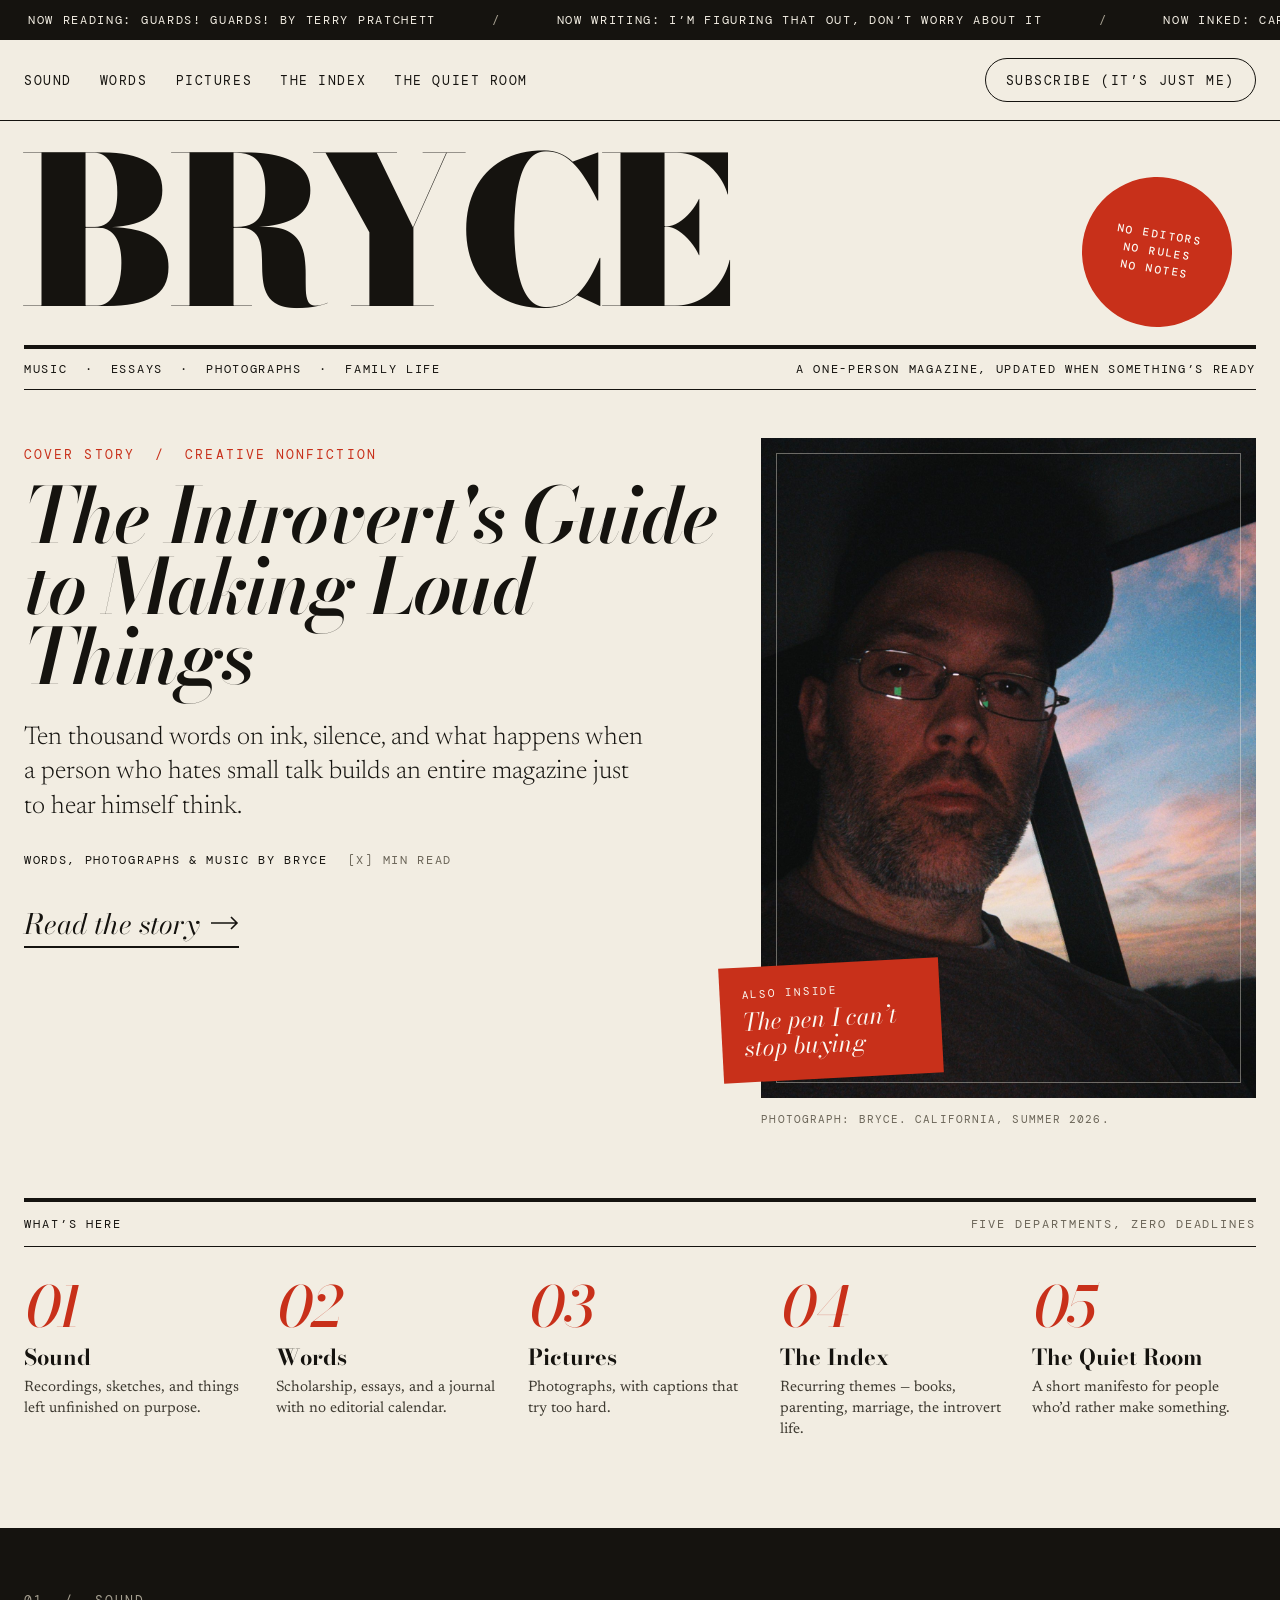
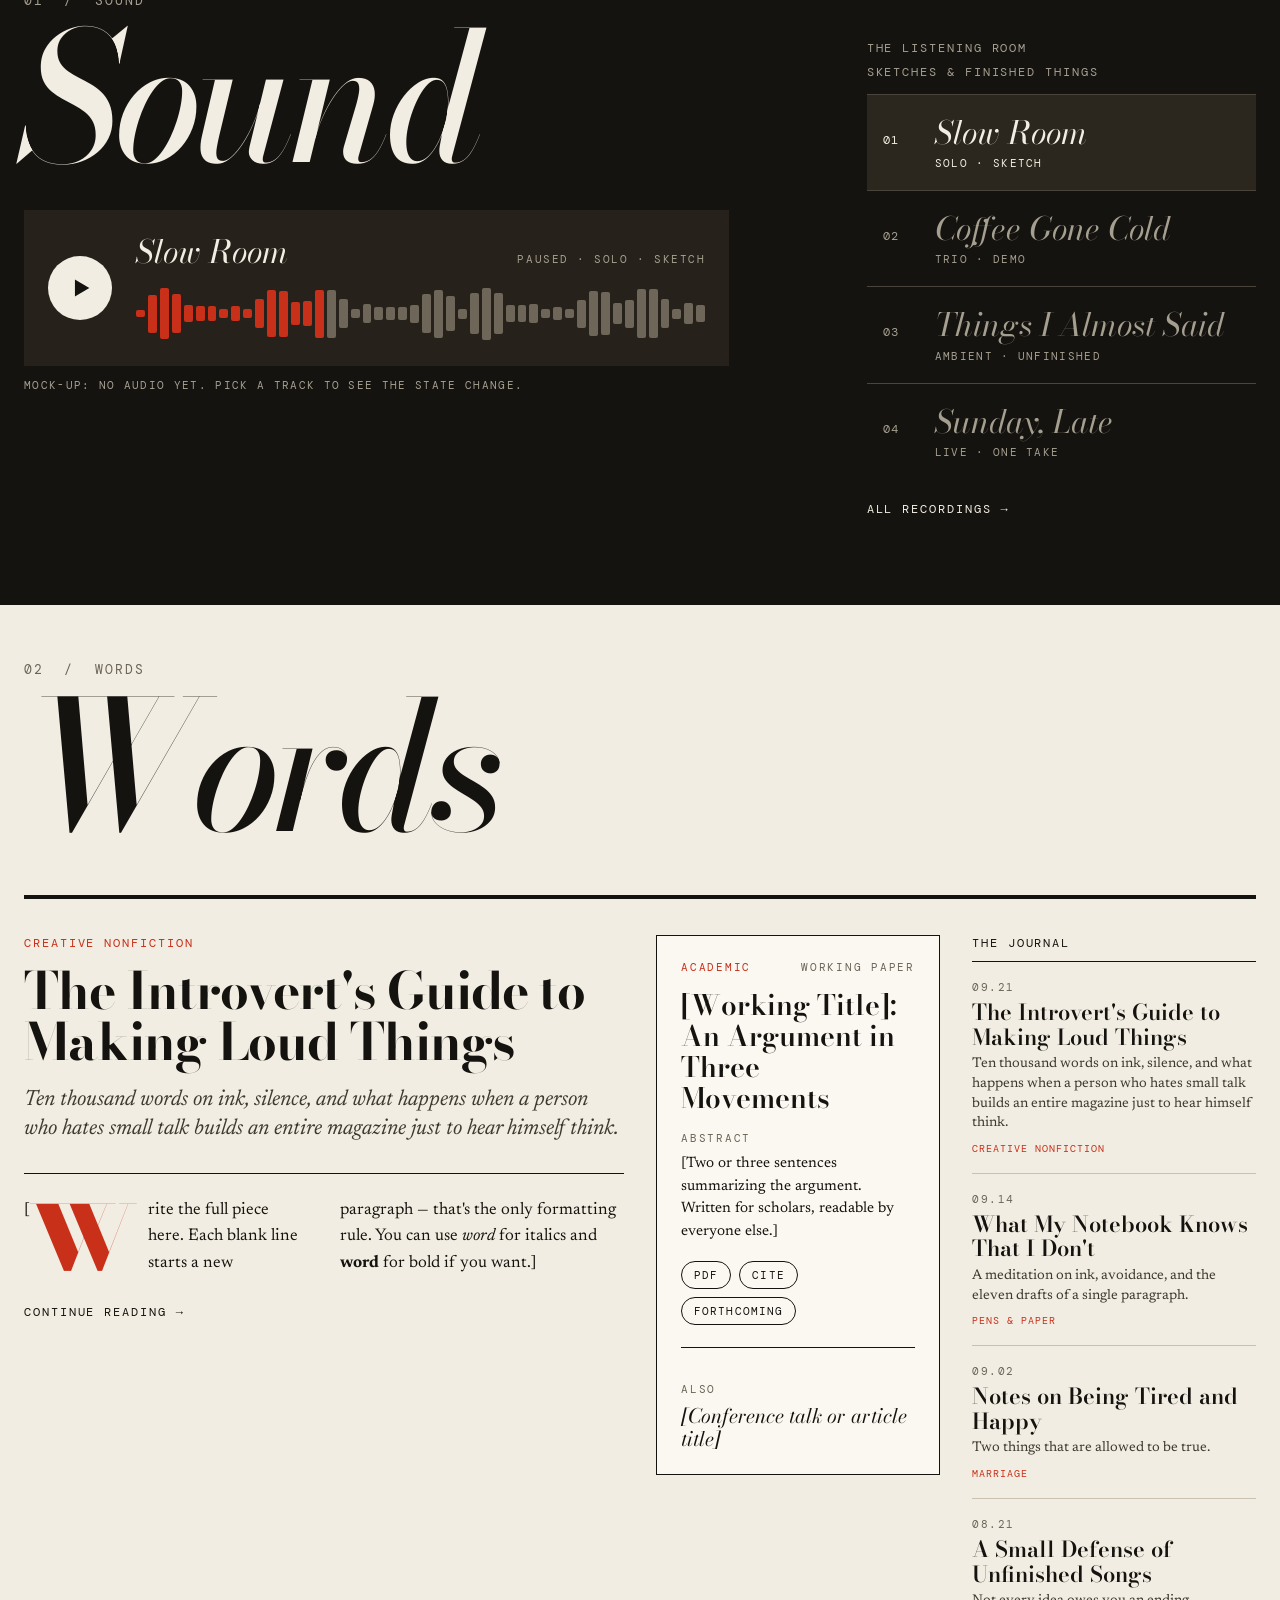
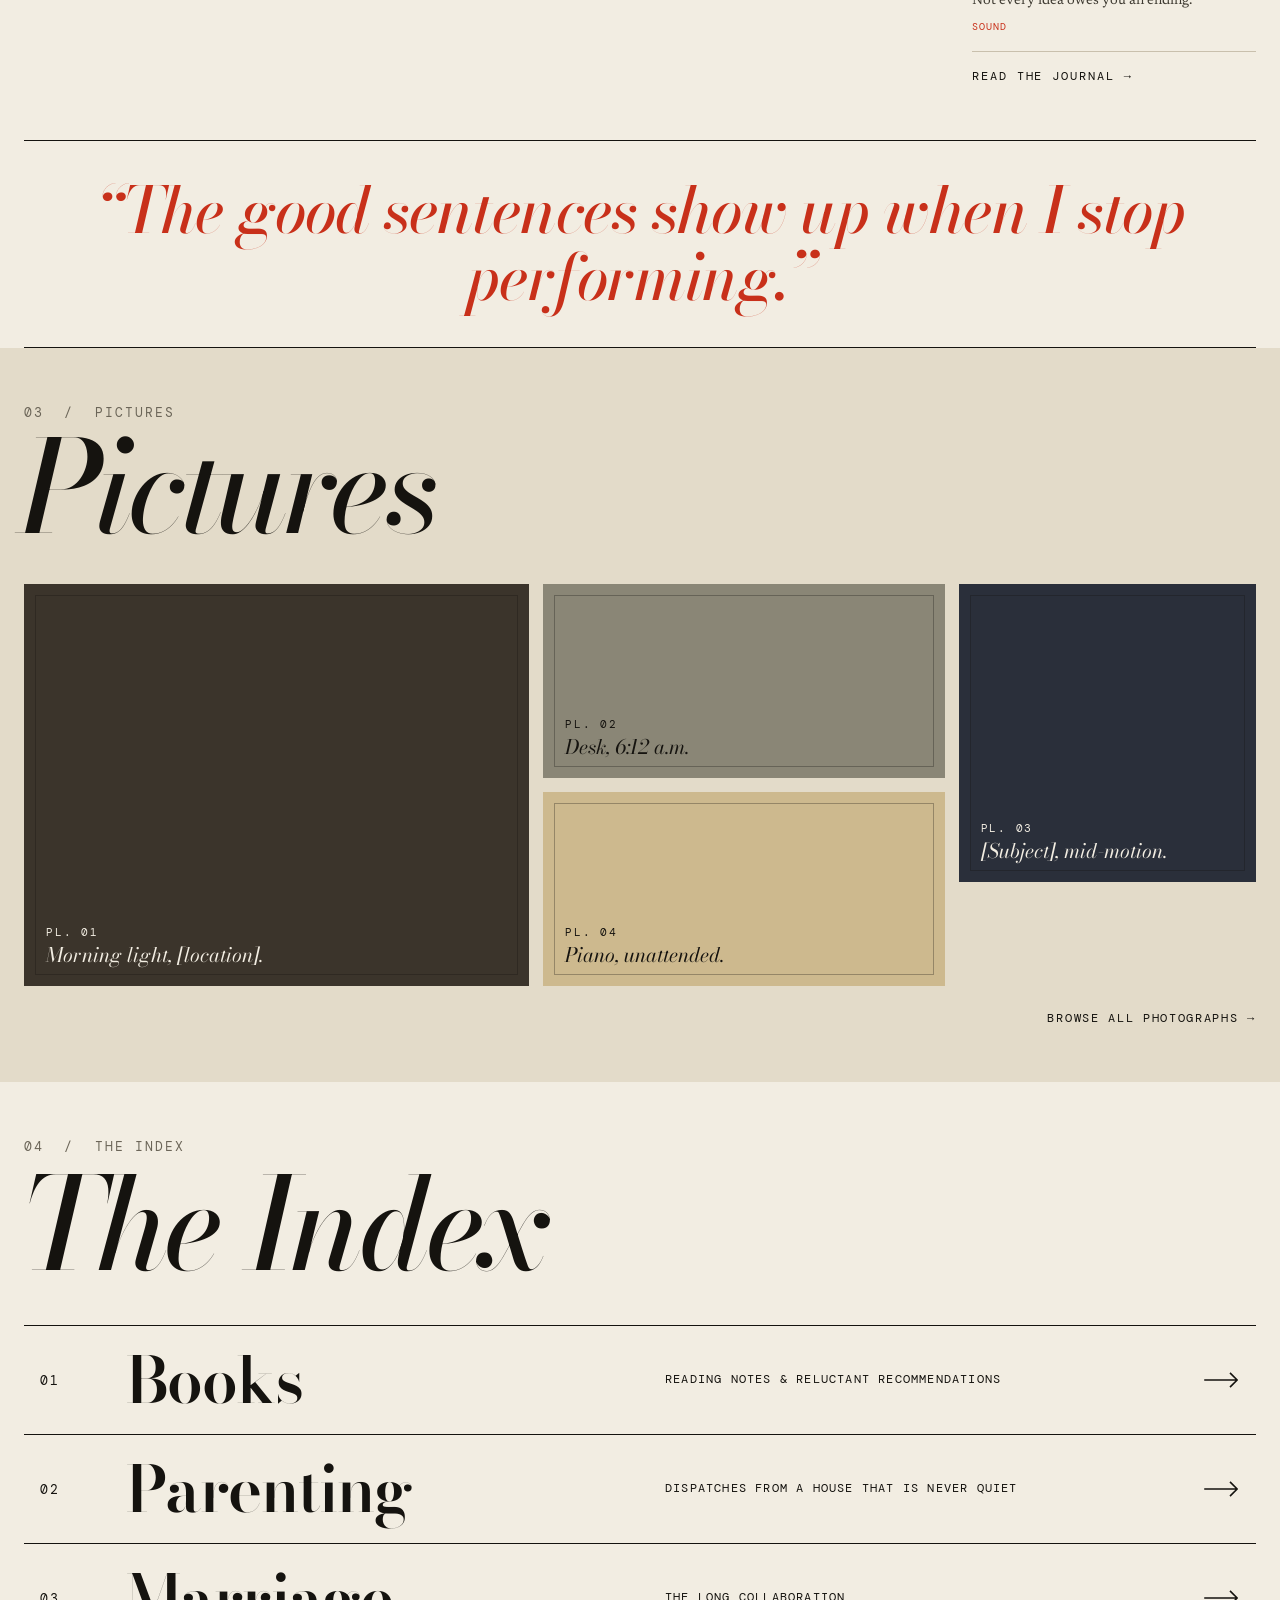
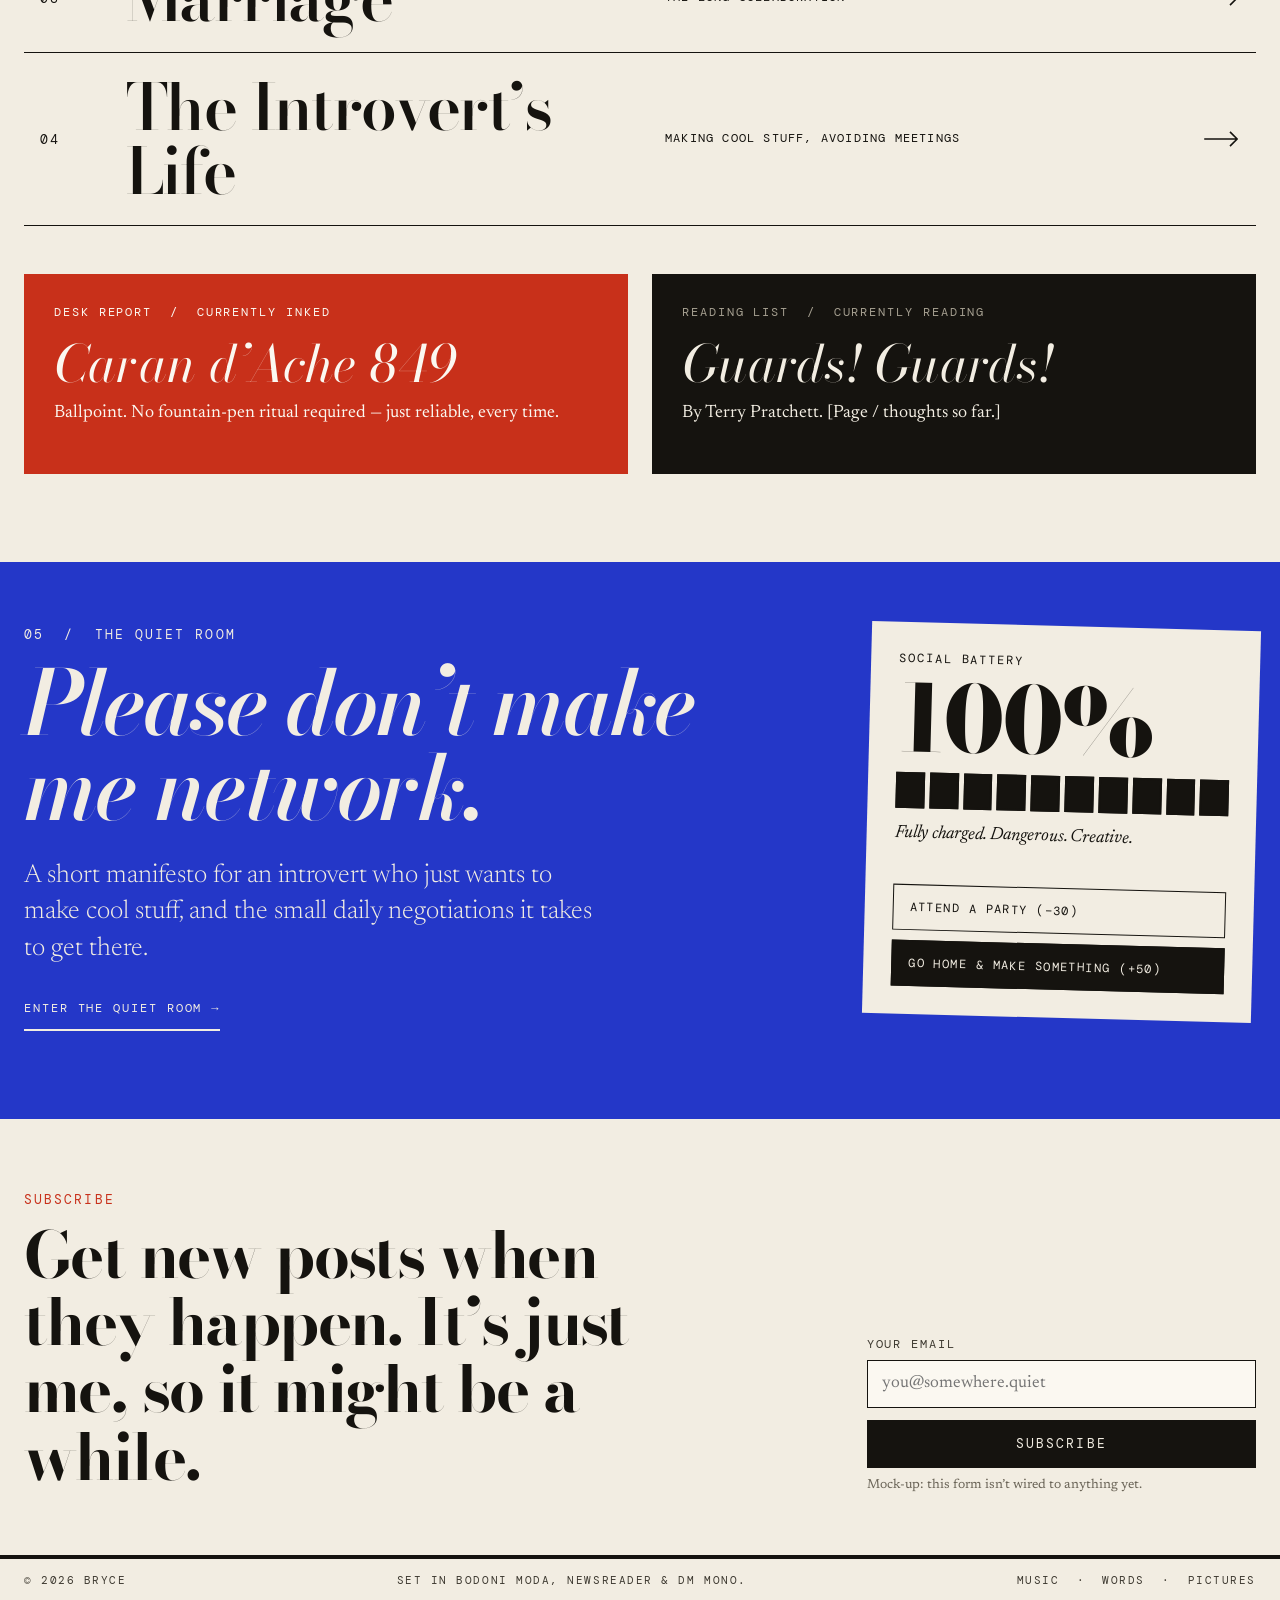
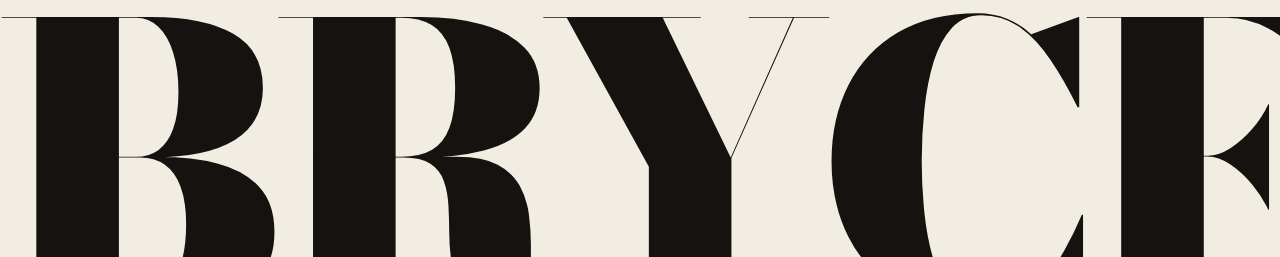
<file: index.html>
<!doctype html>
<html lang="en">
<head>
<meta charset="utf-8">
<meta name="viewport" content="width=device-width, initial-scale=1">
<title>Bryce</title>
<meta name="description" content="A one-person magazine. Music, writing, photographs, and the things I keep circling back to.">
<link rel="preconnect" href="https://fonts.googleapis.com">
<link rel="preconnect" href="https://fonts.gstatic.com" crossorigin>
<link rel="stylesheet" href="https://fonts.googleapis.com/css2?family=Bodoni+Moda:ital,opsz,wght@0,6..96,400..900;1,6..96,400..900&family=DM+Mono:wght@400;500&family=Newsreader:ital,opsz,wght@0,6..72,300..700;1,6..72,300..700&display=swap">
<link rel="stylesheet" href="css/style.css">
</head>
<body>

<div class="ticker">
  <div class="ticker-track" id="ticker-track">
    <!-- duplicated once in JS-free CSS marquee: two copies so the loop is seamless -->
    <span>Now reading: Guards! Guards! by Terry Pratchett</span>
    <span>Now writing: I’m figuring that out, don’t worry about it</span>
    <span>Now inked: Caran d’Ache 849 Ballpoint</span>
    <span>Now listening: Busta Rhymes’ new album</span>
    <span>No editors. No rules. No paid promotion.</span>
    <span>Now reading: Guards! Guards! by Terry Pratchett</span>
    <span>Now writing: I’m figuring that out, don’t worry about it</span>
    <span>Now inked: Caran d’Ache 849 Ballpoint</span>
    <span>Now listening: Busta Rhymes’ new album</span>
    <span>No editors. No rules. No paid promotion.</span>
  </div>
</div>

<nav class="nav">
  <div class="nav-links">
    <a href="sound.html">Sound</a>
    <a href="words.html">Words</a>
    <a href="pictures.html">Pictures</a>
    <a href="the-index.html">The Index</a>
    <a href="quiet-room.html">The Quiet Room</a>
  </div>
  <a class="nav-subscribe" href="#subscribe">Subscribe (it’s just me)</a>
</nav>

<header class="masthead" id="top">
  <h1>Bryce</h1>
  <div class="masthead-badge">No editors<br>No rules<br>No notes</div>
  <div class="masthead-bar">
    <span>Music &nbsp;·&nbsp; Essays &nbsp;·&nbsp; Photographs &nbsp;·&nbsp; Family life</span>
    <span>A one-person magazine, updated when something’s ready</span>
  </div>
</header>

<section class="cover wrap">
  <div class="cover-text">
    <div class="cover-kicker">Cover story &nbsp;/&nbsp; <span id="cover-kicker">—</span></div>
    <h2 id="cover-title">—</h2>
    <p class="cover-deck" id="cover-deck"></p>
    <div class="cover-meta">
      <span>Words, photographs &amp; music by Bryce</span>
      <span class="muted">[X] min read</span>
    </div>
    <a class="cover-cta lnk" id="cover-cta" href="#">Read the story
      <svg width="28" height="14" viewBox="0 0 28 14" fill="none" stroke="#15130F" stroke-width="1.6"><path d="M0 7h26M20 1l6 6-6 6"/></svg>
    </a>
  </div>
  <div class="cover-art">
    <img class="cover-photo" src="images/bryce-cover.jpg" alt="Bryce, cover photograph">
    <div class="cover-sticker">
      <div class="label">Also inside</div>
      <div class="title">The pen I can’t stop buying</div>
    </div>
    <div class="cover-caption">Photograph: Bryce. California, Summer 2026.</div>
  </div>
</section>

<section class="contents wrap">
  <div class="contents-head">
    <span>What’s here</span><span class="muted">Five departments, zero deadlines</span>
  </div>
  <div class="contents-grid">
    <a class="contents-item" href="sound.html"><div class="n">01</div><div class="t">Sound</div><p>Recordings, sketches, and things left unfinished on purpose.</p></a>
    <a class="contents-item" href="words.html"><div class="n">02</div><div class="t">Words</div><p>Scholarship, essays, and a journal with no editorial calendar.</p></a>
    <a class="contents-item" href="pictures.html"><div class="n">03</div><div class="t">Pictures</div><p>Photographs, with captions that try too hard.</p></a>
    <a class="contents-item" href="the-index.html"><div class="n">04</div><div class="t">The Index</div><p>Recurring themes — books, parenting, marriage, the introvert life.</p></a>
    <a class="contents-item" href="quiet-room.html"><div class="n">05</div><div class="t">The Quiet Room</div><p>A short manifesto for people who’d rather make something.</p></a>
  </div>
</section>

<section class="dark">
  <div class="sound-section wrap">
    <div class="sound-main">
      <div class="dept-eyebrow" style="color:var(--dark-mute)">01 &nbsp;/&nbsp; Sound</div>
      <a class="section-link" href="sound.html">
        <h2 style="margin:8px 0 0 -4px;font-family:var(--display);font-style:italic;font-weight:500;font-variation-settings:'opsz' 96;font-size:clamp(56px,14vw,230px);line-height:0.9;letter-spacing:-0.04em;">Sound</h2>
      </a>

      <div class="player">
        <button class="player-btn" id="home-player-btn" aria-label="Play or pause" type="button">
          <svg width="22" height="22" viewBox="0 0 26 26" fill="#15130F"><path d="M7 3v20l17-10z"/></svg>
        </button>
        <div class="player-info">
          <div class="player-row">
            <div class="player-title" id="home-player-title">—</div>
            <div class="player-tag" id="home-player-tag">—</div>
          </div>
          <div class="player-bars" id="home-player-bars"></div>
        </div>
      </div>
      <div class="player-note">Mock-up: no audio yet. Pick a track to see the state change.</div>
    </div>

    <div class="sound-side">
      <div class="track-list-head"><span>The listening room</span><span>Sketches &amp; finished things</span></div>
      <div id="home-track-list"></div>
      <div class="track-foot"><a class="lnk" href="sound.html" style="font-family:var(--mono);font-size:12px;letter-spacing:0.16em;text-transform:uppercase;">All recordings →</a></div>
    </div>
  </div>
</section>

<div class="dept-hero wrap" style="padding-bottom:0;">
  <div class="dept-eyebrow">02 &nbsp;/&nbsp; Words</div>
  <a class="section-link" href="words.html"><h1>Words</h1></a>
</div>

<section class="words-grid wrap">
  <div class="words-cols">
    <article class="feature">
      <div class="feature-kicker" id="feature-kicker">From the journal</div>
      <a class="section-link" href="words.html"><h2 id="feature-title">—</h2></a>
      <p class="deck" id="feature-deck"></p>
      <div class="feature-body" id="feature-body"></div>
      <a class="lnk" id="feature-cta" href="#" style="display:inline-block;margin-top:20px;font-family:var(--mono);font-size:12px;letter-spacing:0.16em;text-transform:uppercase;">Continue reading →</a>
    </article>

    <aside class="academic">
      <div class="academic-head"><span class="cat">Academic</span><span class="meta">Working paper</span></div>
      <h3>[Working Title]: An Argument in Three Movements</h3>
      <div class="lbl">Abstract</div>
      <p>[Two or three sentences summarizing the argument. Written for scholars, readable by everyone else.]</p>
      <div class="chips"><span>PDF</span><span>Cite</span><span>Forthcoming</span></div>
      <div class="academic-also">
        <div class="lbl">Also</div>
        <div style="margin-top:8px;font-family:var(--display);font-size:20px;line-height:1.15;font-style:italic;">[Conference talk or article title]</div>
      </div>
    </aside>

    <div class="journal">
      <div class="journal-head">The journal</div>
      <div id="home-journal-list"></div>
      <div style="margin-top:16px;"><a class="lnk" href="words.html" style="font-family:var(--mono);font-size:12px;letter-spacing:0.16em;text-transform:uppercase;">Read the journal →</a></div>
    </div>
  </div>

  <div class="pull-quote"><p>“The good sentences show up when I stop performing.”</p></div>
</section>

<section class="pictures-wrap">
  <div class="dept-hero wrap" style="padding-bottom:0;">
    <div class="dept-eyebrow">03 &nbsp;/&nbsp; Pictures</div>
    <a class="section-link" href="pictures.html"><h1 style="font-size:clamp(48px,10vw,150px);">Pictures</h1></a>
  </div>
  <div class="mosaic wrap">
    <figure style="grid-column:1/6;grid-row:span 4;background:#3B342B;">
      <figcaption class="on-dark"><span class="pl">PL. 01</span><div class="cap">Morning light, [location].</div></figcaption>
    </figure>
    <figure style="grid-column:6/10;grid-row:span 2;background:#8A8676;">
      <figcaption class="on-light"><span class="pl">PL. 02</span><div class="cap">Desk, 6:12 a.m.</div></figcaption>
    </figure>
    <figure style="grid-column:10/13;grid-row:span 3;background:#2A2F3A;">
      <figcaption class="on-dark"><span class="pl">PL. 03</span><div class="cap">[Subject], mid-motion.</div></figcaption>
    </figure>
    <figure style="grid-column:6/10;grid-row:span 2;background:#CDB98E;">
      <figcaption class="on-light"><span class="pl">PL. 04</span><div class="cap">Piano, unattended.</div></figcaption>
    </figure>
  </div>
  <div class="wrap" style="padding:24px 24px 56px;text-align:right;">
    <a class="lnk" href="pictures.html" style="font-family:var(--mono);font-size:12px;letter-spacing:0.14em;text-transform:uppercase;">Browse all photographs →</a>
  </div>
</section>

<section class="wrap" style="padding:56px 24px 0;">
  <div class="dept-eyebrow">04 &nbsp;/&nbsp; The Index</div>
  <a class="section-link" href="the-index.html"><h2 style="margin:8px 0 0 -4px;font-family:var(--display);font-style:italic;font-weight:500;font-variation-settings:'opsz' 96;font-size:clamp(40px,10vw,150px);line-height:0.95;letter-spacing:-0.035em;">The Index</h2></a>
</section>

<section class="index-rows wrap">
  <div class="list">
    <a class="index-row" href="the-index.html">
      <span class="n">01</span><span class="name">Books</span><span class="line">Reading notes &amp; reluctant recommendations</span>
      <svg class="arrow" width="36" height="16" viewBox="0 0 40 18" fill="none" stroke="currentColor" stroke-width="1.8"><path d="M0 9h37M29 1l8 8-8 8"/></svg>
    </a>
    <a class="index-row" href="the-index.html">
      <span class="n">02</span><span class="name">Parenting</span><span class="line">Dispatches from a house that is never quiet</span>
      <svg class="arrow" width="36" height="16" viewBox="0 0 40 18" fill="none" stroke="currentColor" stroke-width="1.8"><path d="M0 9h37M29 1l8 8-8 8"/></svg>
    </a>
    <a class="index-row" href="the-index.html">
      <span class="n">03</span><span class="name">Marriage</span><span class="line">The long collaboration</span>
      <svg class="arrow" width="36" height="16" viewBox="0 0 40 18" fill="none" stroke="currentColor" stroke-width="1.8"><path d="M0 9h37M29 1l8 8-8 8"/></svg>
    </a>
    <a class="index-row" href="the-index.html">
      <span class="n">04</span><span class="name">The Introvert’s Life</span><span class="line">Making cool stuff, avoiding meetings</span>
      <svg class="arrow" width="36" height="16" viewBox="0 0 40 18" fill="none" stroke="currentColor" stroke-width="1.8"><path d="M0 9h37M29 1l8 8-8 8"/></svg>
    </a>
  </div>
</section>

<section class="desk-reports wrap">
  <div class="desk-card red">
    <div class="lbl">Desk report &nbsp;/&nbsp; Currently inked</div>
    <div class="big">Caran d’Ache 849</div>
    <p>Ballpoint. No fountain-pen ritual required — just reliable, every time.</p>
  </div>
  <div class="desk-card dark">
    <div class="lbl" style="color:var(--dark-mute)">Reading list &nbsp;/&nbsp; Currently reading</div>
    <div class="big">Guards! Guards!</div>
    <p>By Terry Pratchett. [Page / thoughts so far.]</p>
  </div>
</section>

<section class="quiet-wrap">
  <div class="quiet-hero wrap">
    <div class="quiet-text">
      <div class="dept-eyebrow" style="color:var(--dark-text)">05 &nbsp;/&nbsp; The Quiet Room</div>
      <a class="section-link" href="quiet-room.html"><h1>Please don’t make me network.</h1></a>
      <p class="lede">A short manifesto for an introvert who just wants to make cool stuff, and the small daily negotiations it takes to get there.</p>
      <a class="lnk" href="quiet-room.html" style="display:inline-flex;align-items:center;min-height:44px;margin-top:20px;font-family:var(--mono);font-size:12px;letter-spacing:0.16em;text-transform:uppercase;border-bottom:2px solid var(--dark-text);">Enter the quiet room →</a>
    </div>
    <div class="battery-card">
      <div class="lbl">Social battery</div>
      <div class="battery-pct" id="home-battery-pct">100%</div>
      <div class="battery-segments" id="home-battery-segments"></div>
      <div class="battery-msg" id="home-battery-msg"></div>
      <div class="battery-buttons">
        <button type="button" id="home-battery-party">Attend a party (−30)</button>
        <button type="button" class="fill" id="home-battery-home">Go home &amp; make something (+50)</button>
      </div>
    </div>
  </div>
</section>

<section class="subscribe wrap" id="subscribe">
  <div class="subscribe-grid">
    <div class="subscribe-text">
      <div class="kicker">Subscribe</div>
      <h2>Get new posts when they happen. It’s just me, so it might be a while.</h2>
    </div>
    <div class="subscribe-form">
      <label for="email">Your email</label>
      <input id="email" type="email" placeholder="you@somewhere.quiet">
      <button type="button">Subscribe</button>
      <div class="subscribe-note">Mock-up: this form isn’t wired to anything yet.</div>
    </div>
  </div>
</section>

<footer class="site-footer wrap">
  <span>© 2026 Bryce</span>
  <span>Set in Bodoni Moda, Newsreader &amp; DM Mono.</span>
  <span>Music &nbsp;·&nbsp; Words &nbsp;·&nbsp; Pictures</span>
</footer>
<div class="wordmark-strip"><div>Bryce</div></div>

<script src="js/script.js"></script>
<script>
  loadJournal('home-journal-list', 4);
  loadFeature({
    kickerId: 'feature-kicker',
    titleId: 'feature-title',
    deckId: 'feature-deck',
    bodyId: 'feature-body',
    ctaId: 'feature-cta',
    coverKickerId: 'cover-kicker',
    coverTitleId: 'cover-title',
    coverDeckId: 'cover-deck',
    coverCtaId: 'cover-cta'
  });
  loadSound({
    playerTitleId: 'home-player-title',
    playerTagId: 'home-player-tag',
    playerBtnId: 'home-player-btn',
    playerBarsId: 'home-player-bars',
    listId: 'home-track-list'
  });
  initBattery({
    pctId: 'home-battery-pct',
    segmentsId: 'home-battery-segments',
    msgId: 'home-battery-msg',
    partyBtnId: 'home-battery-party',
    homeBtnId: 'home-battery-home'
  });
</script>
</body>
</html>
</file>
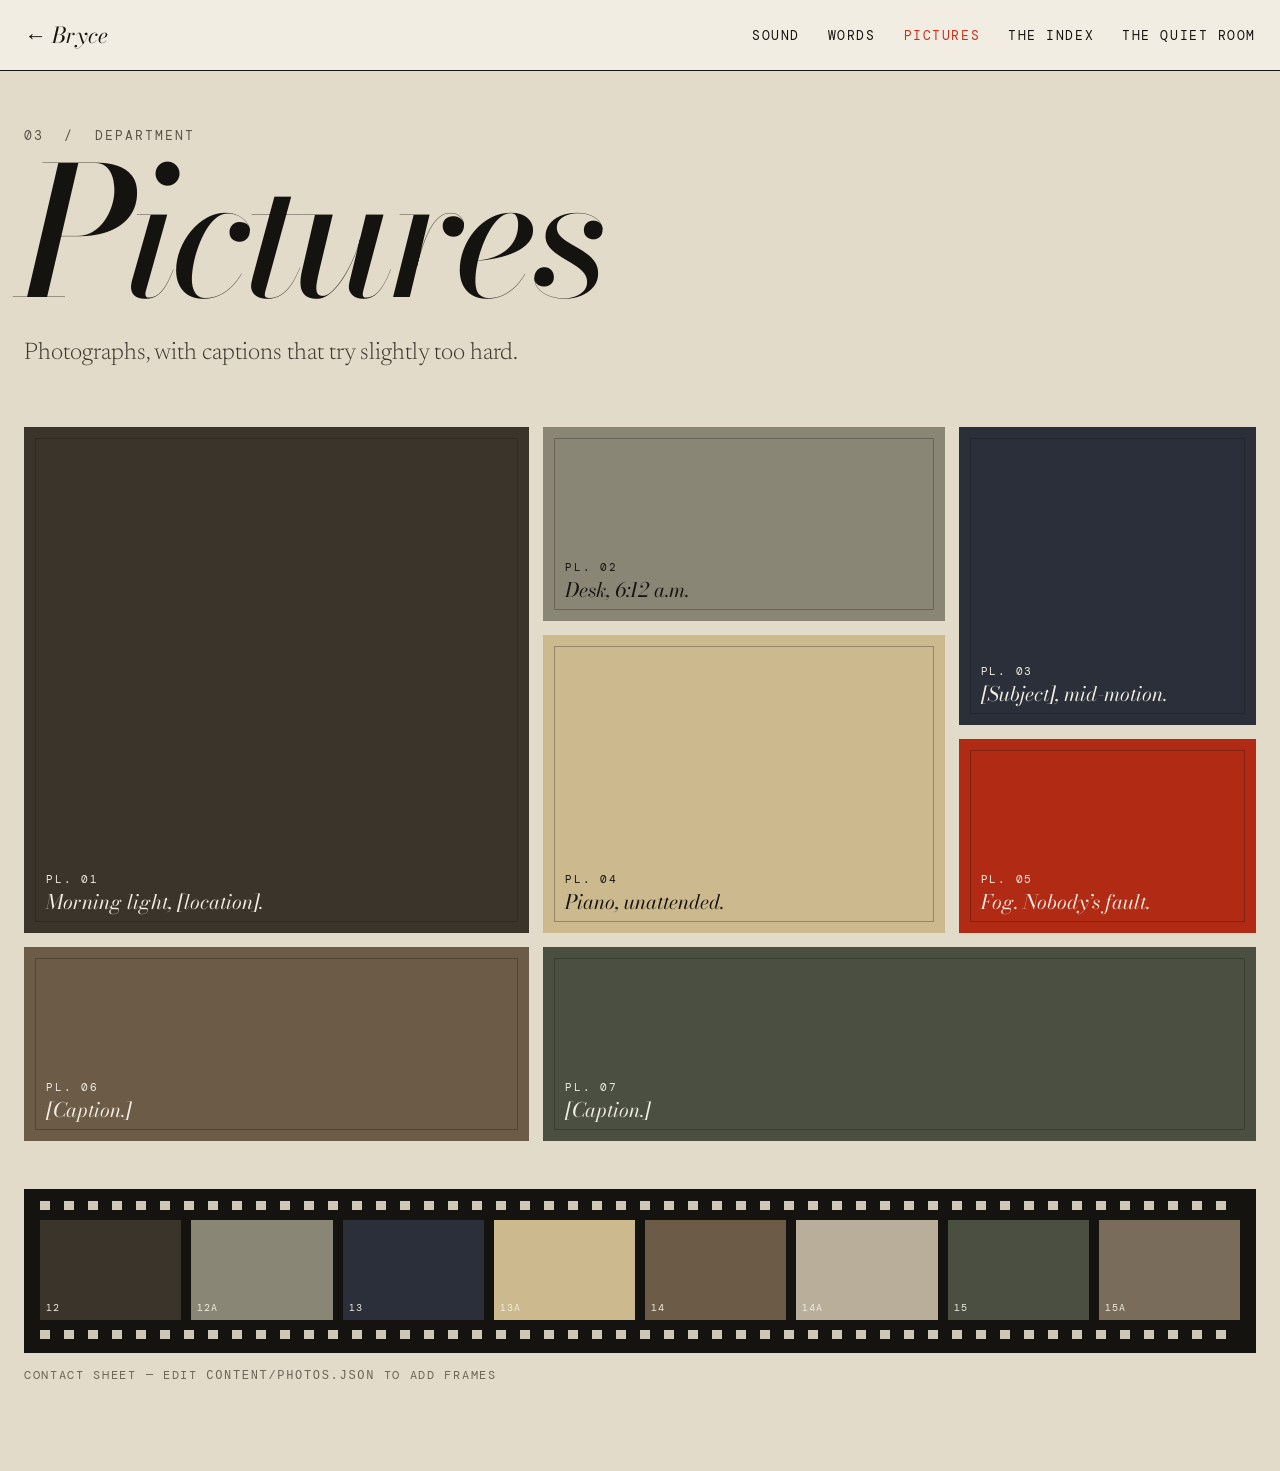
<file: pictures.html>
<!doctype html>
<html lang="en">
<head>
<meta charset="utf-8">
<meta name="viewport" content="width=device-width, initial-scale=1">
<title>Bryce — Pictures</title>
<link rel="preconnect" href="https://fonts.googleapis.com">
<link rel="preconnect" href="https://fonts.gstatic.com" crossorigin>
<link rel="stylesheet" href="https://fonts.googleapis.com/css2?family=Bodoni+Moda:ital,opsz,wght@0,6..96,400..900;1,6..96,400..900&family=DM+Mono:wght@400;500&family=Newsreader:ital,opsz,wght@0,6..72,300..700;1,6..72,300..700&display=swap">
<link rel="stylesheet" href="css/style.css">
</head>
<body class="pictures-wrap">

<nav class="nav">
  <a class="nav-home" href="index.html#top">← Bryce</a>
  <div class="nav-links">
    <a href="sound.html">Sound</a>
    <a href="words.html">Words</a>
    <a class="nav-current" href="pictures.html">Pictures</a>
    <a href="the-index.html">The Index</a>
    <a href="quiet-room.html">The Quiet Room</a>
  </div>
</nav>

<header class="dept-hero wrap">
  <div class="dept-eyebrow" style="color:#5A5447">03 &nbsp;/&nbsp; Department</div>
  <h1>Pictures</h1>
  <p>Photographs, with captions that try slightly too hard.</p>
</header>

<section class="mosaic wrap" style="margin-top:16px;">
  <figure style="grid-column:1/6;grid-row:span 5;background:#3B342B;">
    <figcaption class="on-dark"><span class="pl">PL. 01</span><div class="cap">Morning light, [location].</div></figcaption>
  </figure>
  <figure style="grid-column:6/10;grid-row:span 2;background:#8A8676;">
    <figcaption class="on-light"><span class="pl">PL. 02</span><div class="cap">Desk, 6:12 a.m.</div></figcaption>
  </figure>
  <figure style="grid-column:10/13;grid-row:span 3;background:#2A2F3A;">
    <figcaption class="on-dark"><span class="pl">PL. 03</span><div class="cap">[Subject], mid-motion.</div></figcaption>
  </figure>
  <figure style="grid-column:6/10;grid-row:span 3;background:#CDB98E;">
    <figcaption class="on-light"><span class="pl">PL. 04</span><div class="cap">Piano, unattended.</div></figcaption>
  </figure>
  <figure style="grid-column:10/13;grid-row:span 2;background:#B02A14;">
    <figcaption class="on-dark"><span class="pl">PL. 05</span><div class="cap">Fog. Nobody’s fault.</div></figcaption>
  </figure>
  <figure style="grid-column:1/6;grid-row:span 2;background:#6B5B47;">
    <figcaption class="on-dark"><span class="pl">PL. 06</span><div class="cap">[Caption.]</div></figcaption>
  </figure>
  <figure style="grid-column:6/13;grid-row:span 2;background:#4A4F42;">
    <figcaption class="on-dark"><span class="pl">PL. 07</span><div class="cap">[Caption.]</div></figcaption>
  </figure>
</section>

<section class="contact-sheet wrap">
  <div class="frame">
    <div class="sprocket"></div>
    <div class="contact-strip" id="photo-strip"></div>
    <div class="sprocket"></div>
  </div>
  <div class="contact-foot">Contact sheet — edit <code>content/photos.json</code> to add frames</div>
</section>

<script src="js/script.js"></script>
<script>
  loadPhotoStrip('photo-strip');
</script>
</body>
</html>
</file>
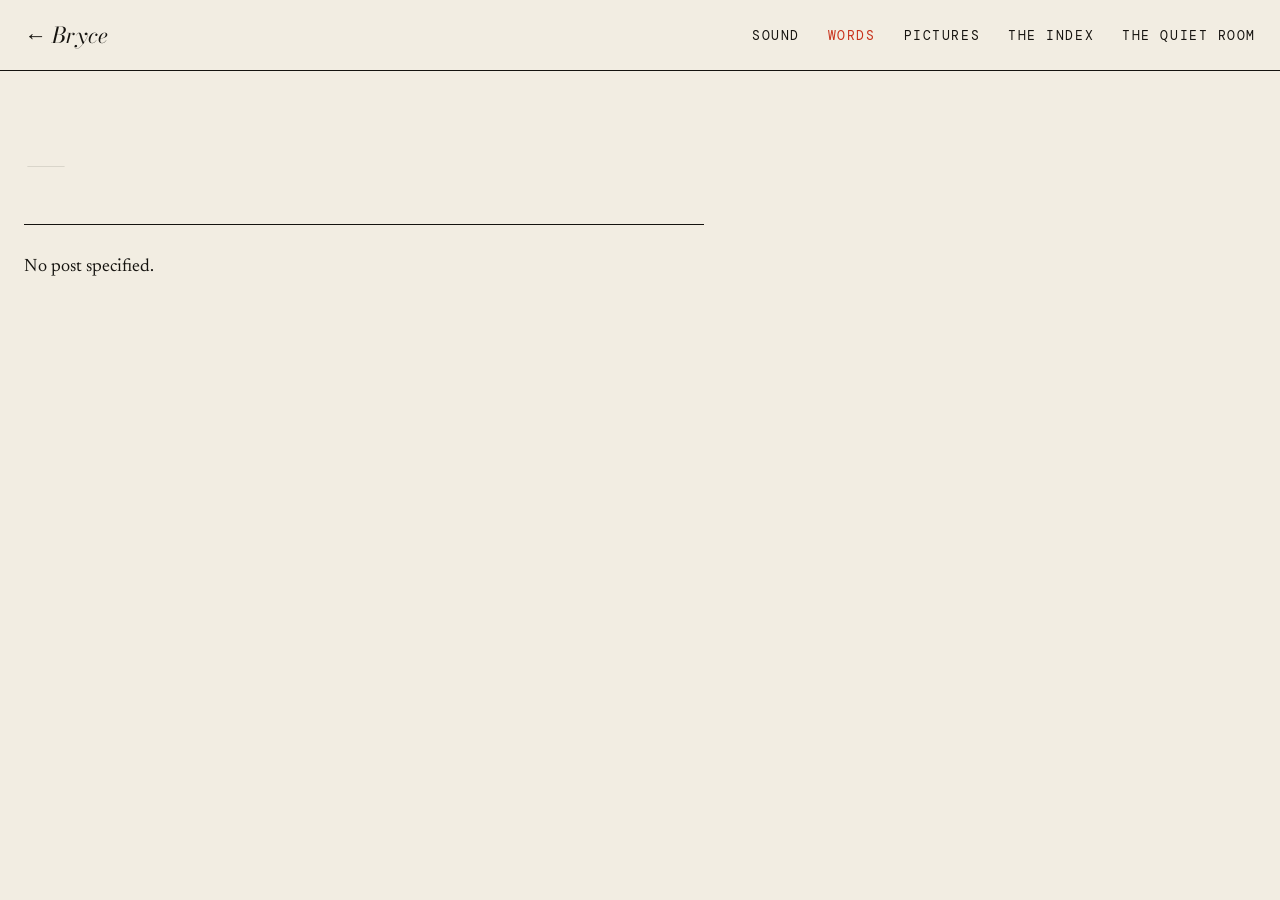
<file: post.html>
<!doctype html>
<html lang="en">
<head>
<meta charset="utf-8">
<meta name="viewport" content="width=device-width, initial-scale=1">
<title>Bryce</title>
<link rel="preconnect" href="https://fonts.googleapis.com">
<link rel="preconnect" href="https://fonts.gstatic.com" crossorigin>
<link rel="stylesheet" href="https://fonts.googleapis.com/css2?family=Bodoni+Moda:ital,opsz,wght@0,6..96,400..900;1,6..96,400..900&family=DM+Mono:wght@400;500&family=Newsreader:ital,opsz,wght@0,6..72,300..700;1,6..72,300..700&display=swap">
<link rel="stylesheet" href="css/style.css">
</head>
<body>

<nav class="nav">
  <a class="nav-home" href="index.html#top">← Bryce</a>
  <div class="nav-links">
    <a href="sound.html">Sound</a>
    <a class="nav-current" href="words.html">Words</a>
    <a href="pictures.html">Pictures</a>
    <a href="the-index.html">The Index</a>
    <a href="quiet-room.html">The Quiet Room</a>
  </div>
</nav>

<section class="post-wrap wrap">
  <div class="post-head">
    <div class="kicker" id="post-kicker"></div>
    <h1 id="post-title">—</h1>
    <p class="deck" id="post-deck"></p>
    <div class="date" id="post-date"></div>
  </div>
  <article class="post-body" id="post-body"></article>
</section>

<script src="js/script.js"></script>
<script>
  loadFullPost({
    containerId: 'post-body',
    kickerId: 'post-kicker',
    titleId: 'post-title',
    deckId: 'post-deck',
    dateId: 'post-date'
  });
</script>
</body>
</html>
</file>
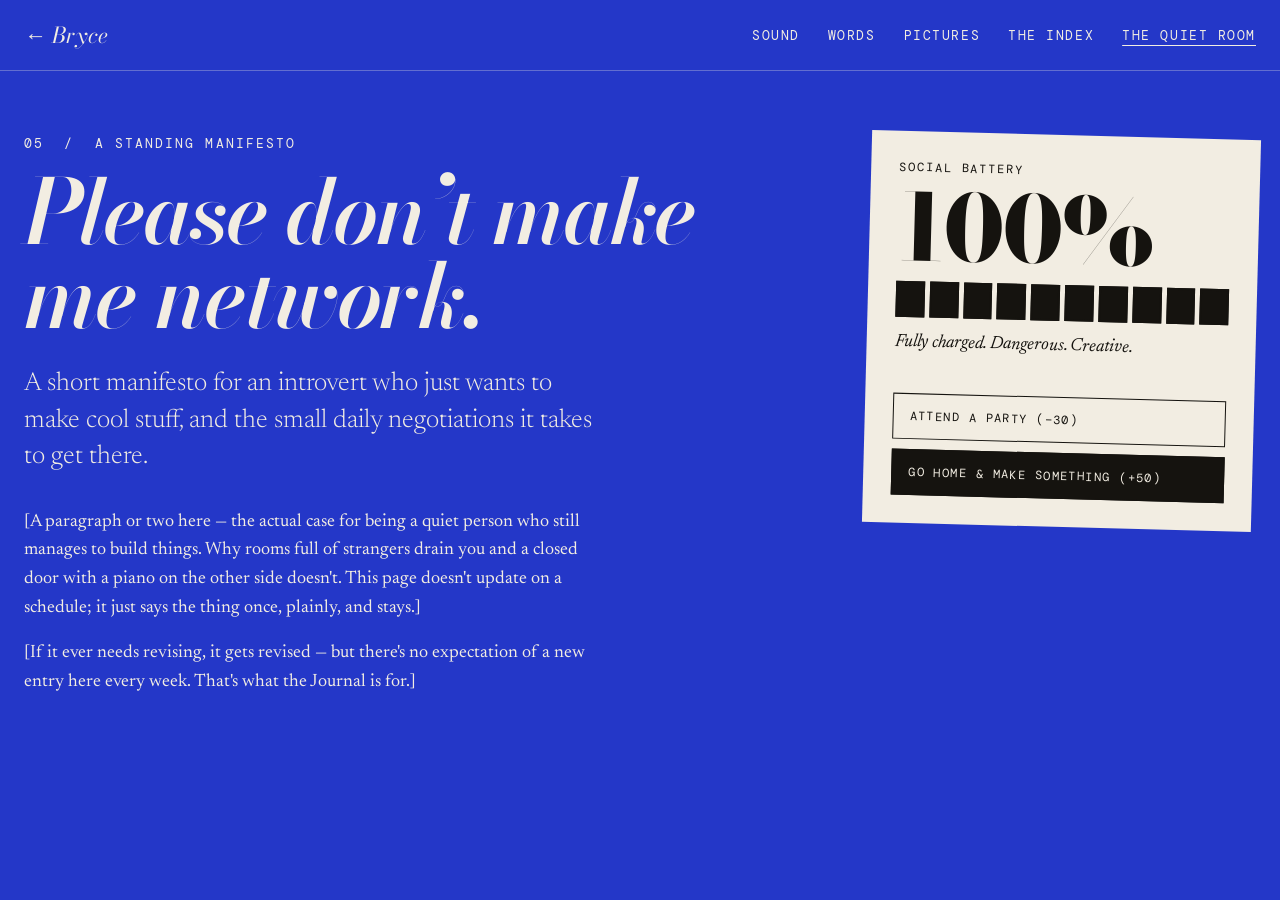
<file: quiet-room.html>
<!doctype html>
<html lang="en">
<head>
<meta charset="utf-8">
<meta name="viewport" content="width=device-width, initial-scale=1">
<title>Bryce — The Quiet Room</title>
<link rel="preconnect" href="https://fonts.googleapis.com">
<link rel="preconnect" href="https://fonts.gstatic.com" crossorigin>
<link rel="stylesheet" href="https://fonts.googleapis.com/css2?family=Bodoni+Moda:ital,opsz,wght@0,6..96,400..900;1,6..96,400..900&family=DM+Mono:wght@400;500&family=Newsreader:ital,opsz,wght@0,6..72,300..700;1,6..72,300..700&display=swap">
<link rel="stylesheet" href="css/style.css">
</head>
<body class="quiet-wrap">

<nav class="nav nav--dark">
  <a class="nav-home" href="index.html#top">← Bryce</a>
  <div class="nav-links">
    <a href="sound.html">Sound</a>
    <a href="words.html">Words</a>
    <a href="pictures.html">Pictures</a>
    <a href="the-index.html">The Index</a>
    <a class="nav-current" href="quiet-room.html">The Quiet Room</a>
  </div>
</nav>

<section class="quiet-hero wrap">
  <div class="quiet-text">
    <div class="dept-eyebrow" style="color:var(--dark-text)">05 &nbsp;/&nbsp; A standing manifesto</div>
    <h1>Please don’t make me network.</h1>
    <p class="lede">A short manifesto for an introvert who just wants to make cool stuff, and the small daily negotiations it takes to get there.</p>
    <div class="manifesto">
      <p>[A paragraph or two here — the actual case for being a quiet person who still manages to build things. Why rooms full of strangers drain you and a closed door with a piano on the other side doesn't. This page doesn't update on a schedule; it just says the thing once, plainly, and stays.]</p>
      <p>[If it ever needs revising, it gets revised — but there's no expectation of a new entry here every week. That's what the Journal is for.]</p>
    </div>
  </div>
  <div class="battery-card">
    <div class="lbl">Social battery</div>
    <div class="battery-pct" id="battery-pct">100%</div>
    <div class="battery-segments" id="battery-segments"></div>
    <div class="battery-msg" id="battery-msg"></div>
    <div class="battery-buttons">
      <button type="button" id="battery-party">Attend a party (−30)</button>
      <button type="button" class="fill" id="battery-home">Go home &amp; make something (+50)</button>
    </div>
  </div>
</section>

<script src="js/script.js"></script>
<script>
  initBattery({
    pctId: 'battery-pct',
    segmentsId: 'battery-segments',
    msgId: 'battery-msg',
    partyBtnId: 'battery-party',
    homeBtnId: 'battery-home'
  });
</script>
</body>
</html>
</file>
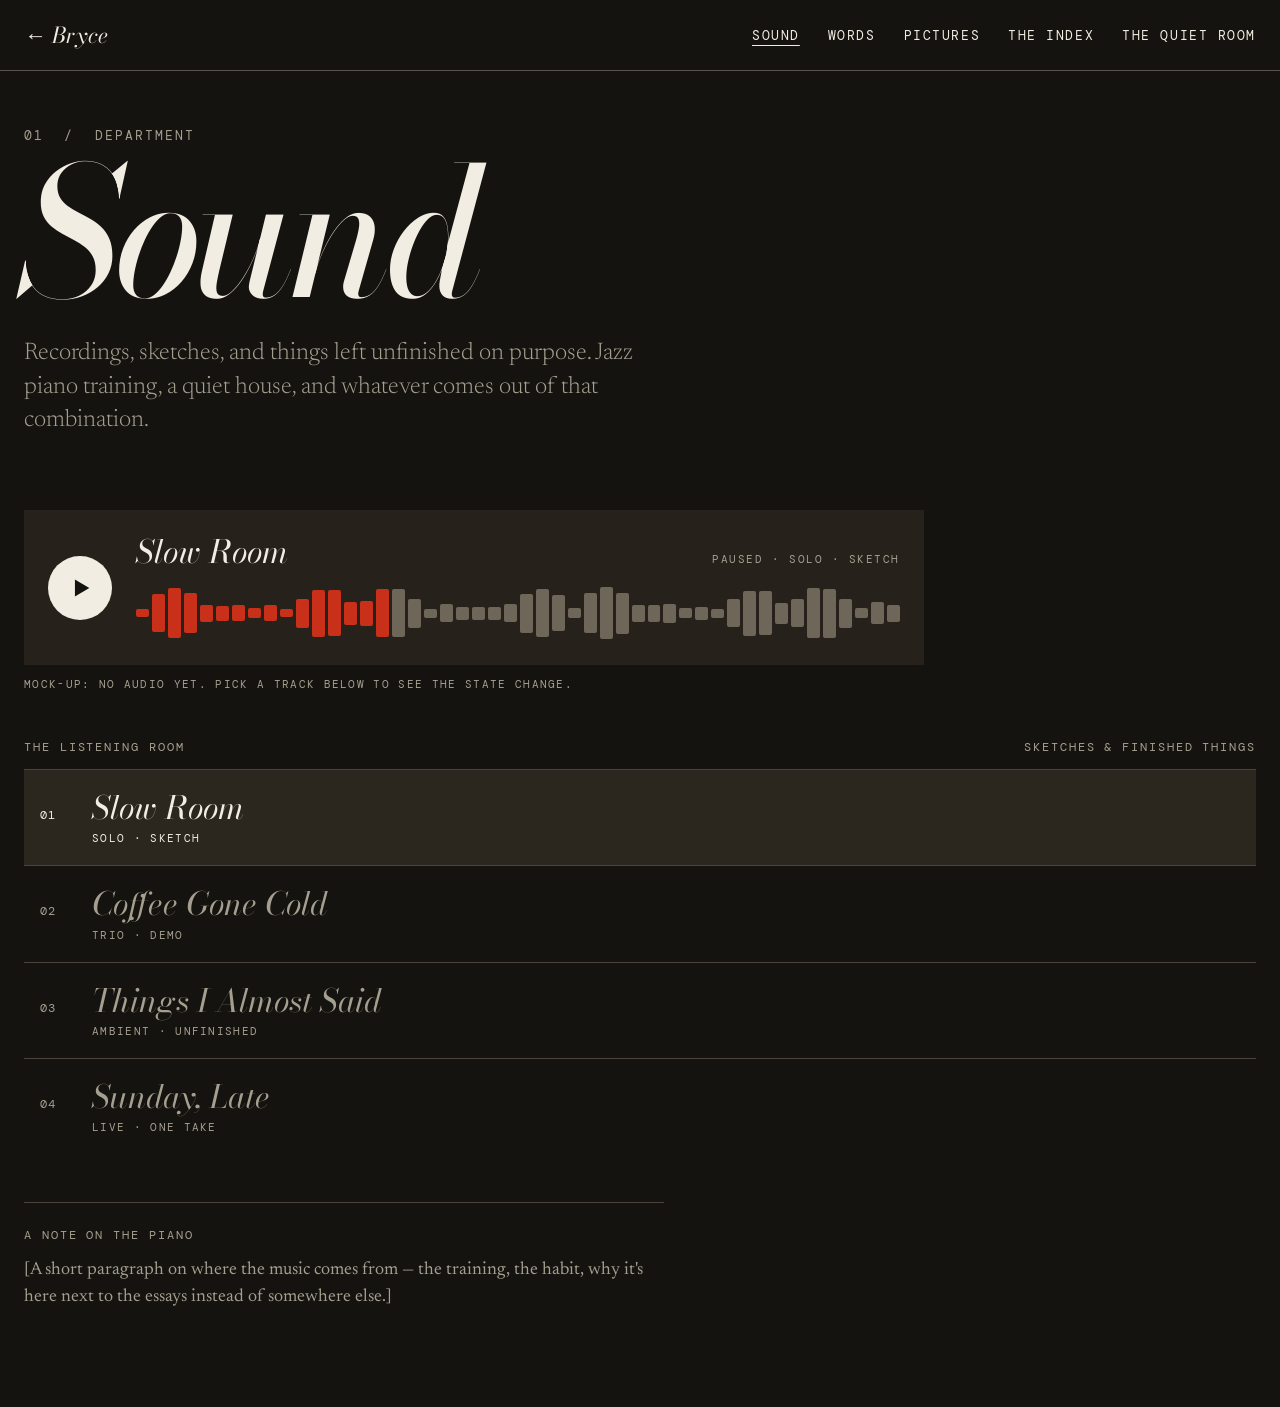
<file: sound.html>
<!doctype html>
<html lang="en">
<head>
<meta charset="utf-8">
<meta name="viewport" content="width=device-width, initial-scale=1">
<title>Bryce — Sound</title>
<link rel="preconnect" href="https://fonts.googleapis.com">
<link rel="preconnect" href="https://fonts.gstatic.com" crossorigin>
<link rel="stylesheet" href="https://fonts.googleapis.com/css2?family=Bodoni+Moda:ital,opsz,wght@0,6..96,400..900;1,6..96,400..900&family=DM+Mono:wght@400;500&family=Newsreader:ital,opsz,wght@0,6..72,300..700;1,6..72,300..700&display=swap">
<link rel="stylesheet" href="css/style.css">
</head>
<body class="dark">

<nav class="nav nav--dark">
  <a class="nav-home" href="index.html#top">← Bryce</a>
  <div class="nav-links">
    <a class="nav-current" href="sound.html">Sound</a>
    <a href="words.html">Words</a>
    <a href="pictures.html">Pictures</a>
    <a href="the-index.html">The Index</a>
    <a href="quiet-room.html">The Quiet Room</a>
  </div>
</nav>

<header class="dept-hero wrap">
  <div class="dept-eyebrow" style="color:var(--dark-mute)">01 &nbsp;/&nbsp; Department</div>
  <h1>Sound</h1>
  <p style="color:var(--dark-mute)">Recordings, sketches, and things left unfinished on purpose. Jazz piano training, a quiet house, and whatever comes out of that combination.</p>
</header>

<section class="wrap" style="padding:40px 24px 0;">
  <div class="player" style="max-width:900px;">
    <button class="player-btn" id="player-btn" aria-label="Play or pause" type="button">
      <svg width="22" height="22" viewBox="0 0 26 26" fill="#15130F"><path d="M7 3v20l17-10z"/></svg>
    </button>
    <div class="player-info">
      <div class="player-row">
        <div class="player-title" id="player-title">—</div>
        <div class="player-tag" id="player-tag">—</div>
      </div>
      <div class="player-bars" id="player-bars"></div>
    </div>
  </div>
  <div class="player-note">Mock-up: no audio yet. Pick a track below to see the state change.</div>
</section>

<section class="wrap" style="padding:48px 24px 96px;">
  <div class="track-list-head"><span>The listening room</span><span>Sketches &amp; finished things</span></div>
  <div id="track-list"></div>

  <div style="margin-top:48px;max-width:640px;padding-top:24px;border-top:1px solid var(--dark-rule);">
    <div style="font-family:var(--mono);font-size:12px;letter-spacing:0.16em;text-transform:uppercase;color:var(--dark-mute);">A note on the piano</div>
    <p style="margin:14px 0 0;font-size:18px;line-height:1.5;color:var(--dark-mute);">[A short paragraph on where the music comes from — the training, the habit, why it's here next to the essays instead of somewhere else.]</p>
  </div>
</section>

<script src="js/script.js"></script>
<script>
  loadSound({
    playerTitleId: 'player-title',
    playerTagId: 'player-tag',
    playerBtnId: 'player-btn',
    playerBarsId: 'player-bars',
    listId: 'track-list'
  });
</script>
</body>
</html>
</file>
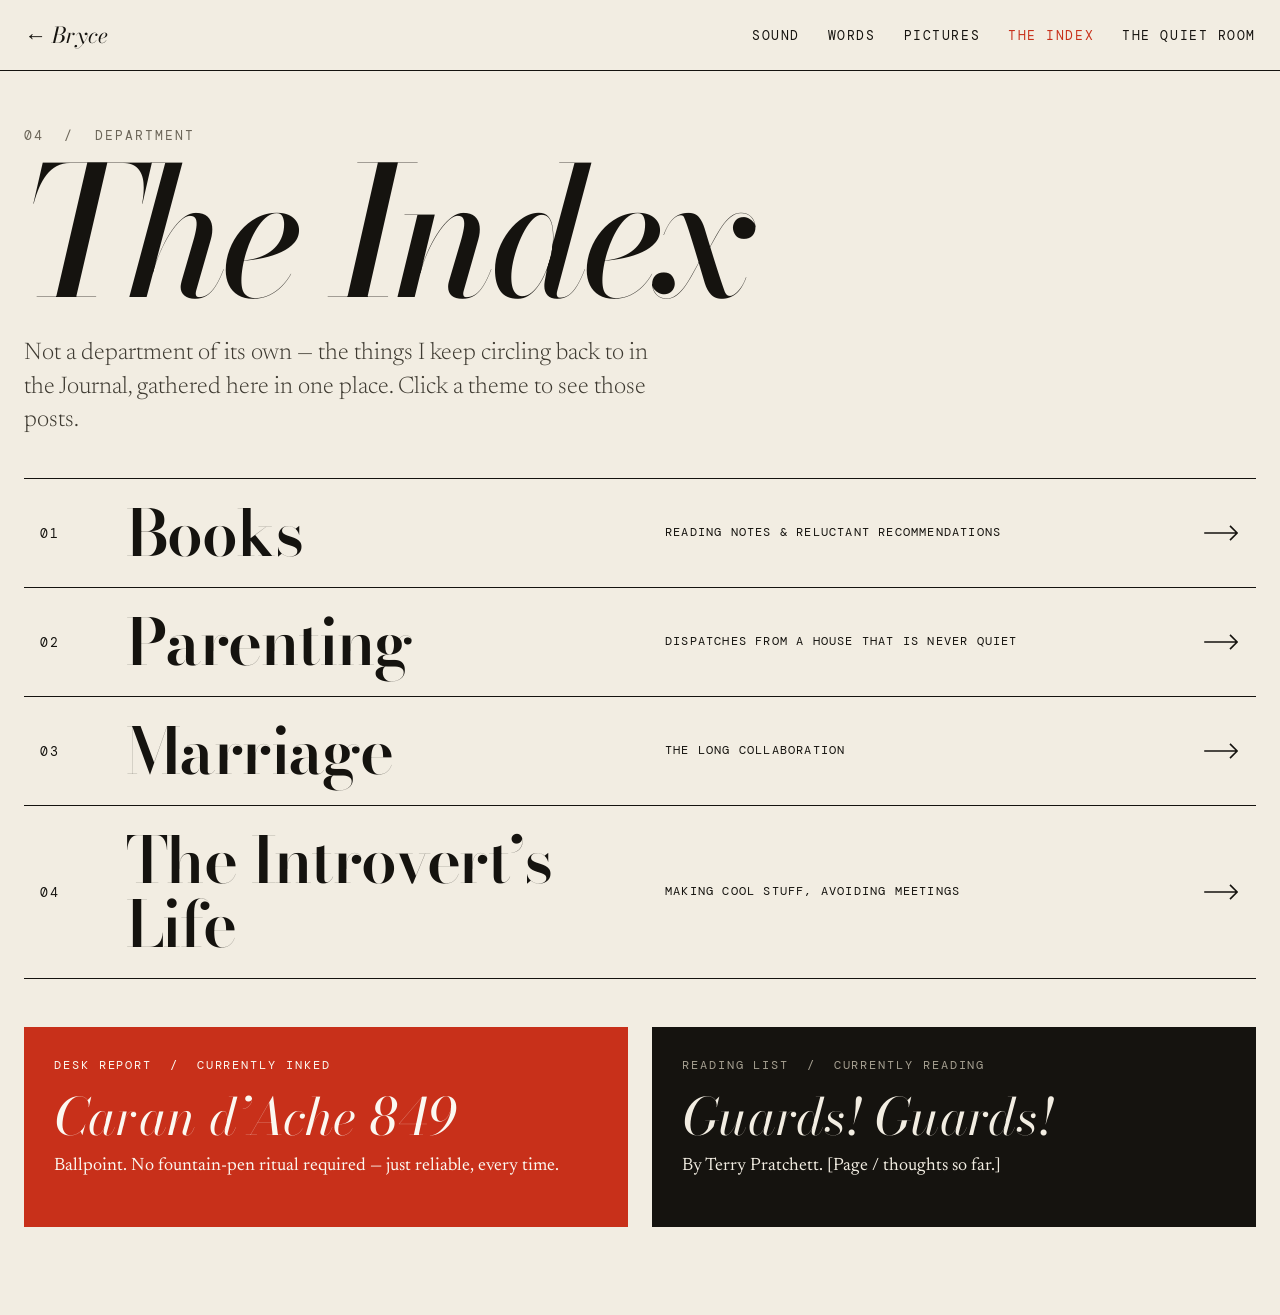
<file: the-index.html>
<!doctype html>
<html lang="en">
<head>
<meta charset="utf-8">
<meta name="viewport" content="width=device-width, initial-scale=1">
<title>Bryce — The Index</title>
<link rel="preconnect" href="https://fonts.googleapis.com">
<link rel="preconnect" href="https://fonts.gstatic.com" crossorigin>
<link rel="stylesheet" href="https://fonts.googleapis.com/css2?family=Bodoni+Moda:ital,opsz,wght@0,6..96,400..900;1,6..96,400..900&family=DM+Mono:wght@400;500&family=Newsreader:ital,opsz,wght@0,6..72,300..700;1,6..72,300..700&display=swap">
<link rel="stylesheet" href="css/style.css">
</head>
<body>

<nav class="nav">
  <a class="nav-home" href="index.html#top">← Bryce</a>
  <div class="nav-links">
    <a href="sound.html">Sound</a>
    <a href="words.html">Words</a>
    <a href="pictures.html">Pictures</a>
    <a class="nav-current" href="the-index.html">The Index</a>
    <a href="quiet-room.html">The Quiet Room</a>
  </div>
</nav>

<header class="dept-hero wrap">
  <div class="dept-eyebrow">04 &nbsp;/&nbsp; Department</div>
  <h1>The Index</h1>
  <p>Not a department of its own — the things I keep circling back to in the Journal, gathered here in one place. Click a theme to see those posts.</p>
</header>

<section class="index-rows wrap">
  <div class="list">
    <a class="index-row" href="words.html">
      <span class="n">01</span><span class="name">Books</span><span class="line">Reading notes &amp; reluctant recommendations</span>
      <svg class="arrow" width="36" height="16" viewBox="0 0 40 18" fill="none" stroke="currentColor" stroke-width="1.8"><path d="M0 9h37M29 1l8 8-8 8"/></svg>
    </a>
    <a class="index-row" href="words.html">
      <span class="n">02</span><span class="name">Parenting</span><span class="line">Dispatches from a house that is never quiet</span>
      <svg class="arrow" width="36" height="16" viewBox="0 0 40 18" fill="none" stroke="currentColor" stroke-width="1.8"><path d="M0 9h37M29 1l8 8-8 8"/></svg>
    </a>
    <a class="index-row" href="words.html">
      <span class="n">03</span><span class="name">Marriage</span><span class="line">The long collaboration</span>
      <svg class="arrow" width="36" height="16" viewBox="0 0 40 18" fill="none" stroke="currentColor" stroke-width="1.8"><path d="M0 9h37M29 1l8 8-8 8"/></svg>
    </a>
    <a class="index-row" href="words.html">
      <span class="n">04</span><span class="name">The Introvert’s Life</span><span class="line">Making cool stuff, avoiding meetings</span>
      <svg class="arrow" width="36" height="16" viewBox="0 0 40 18" fill="none" stroke="currentColor" stroke-width="1.8"><path d="M0 9h37M29 1l8 8-8 8"/></svg>
    </a>
  </div>
</section>

<section class="desk-reports wrap">
  <div class="desk-card red">
    <div class="lbl">Desk report &nbsp;/&nbsp; Currently inked</div>
    <div class="big">Caran d’Ache 849</div>
    <p>Ballpoint. No fountain-pen ritual required — just reliable, every time.</p>
  </div>
  <div class="desk-card dark">
    <div class="lbl" style="color:var(--dark-mute)">Reading list &nbsp;/&nbsp; Currently reading</div>
    <div class="big">Guards! Guards!</div>
    <p>By Terry Pratchett. [Page / thoughts so far.]</p>
  </div>
</section>

</body>
</html>
</file>
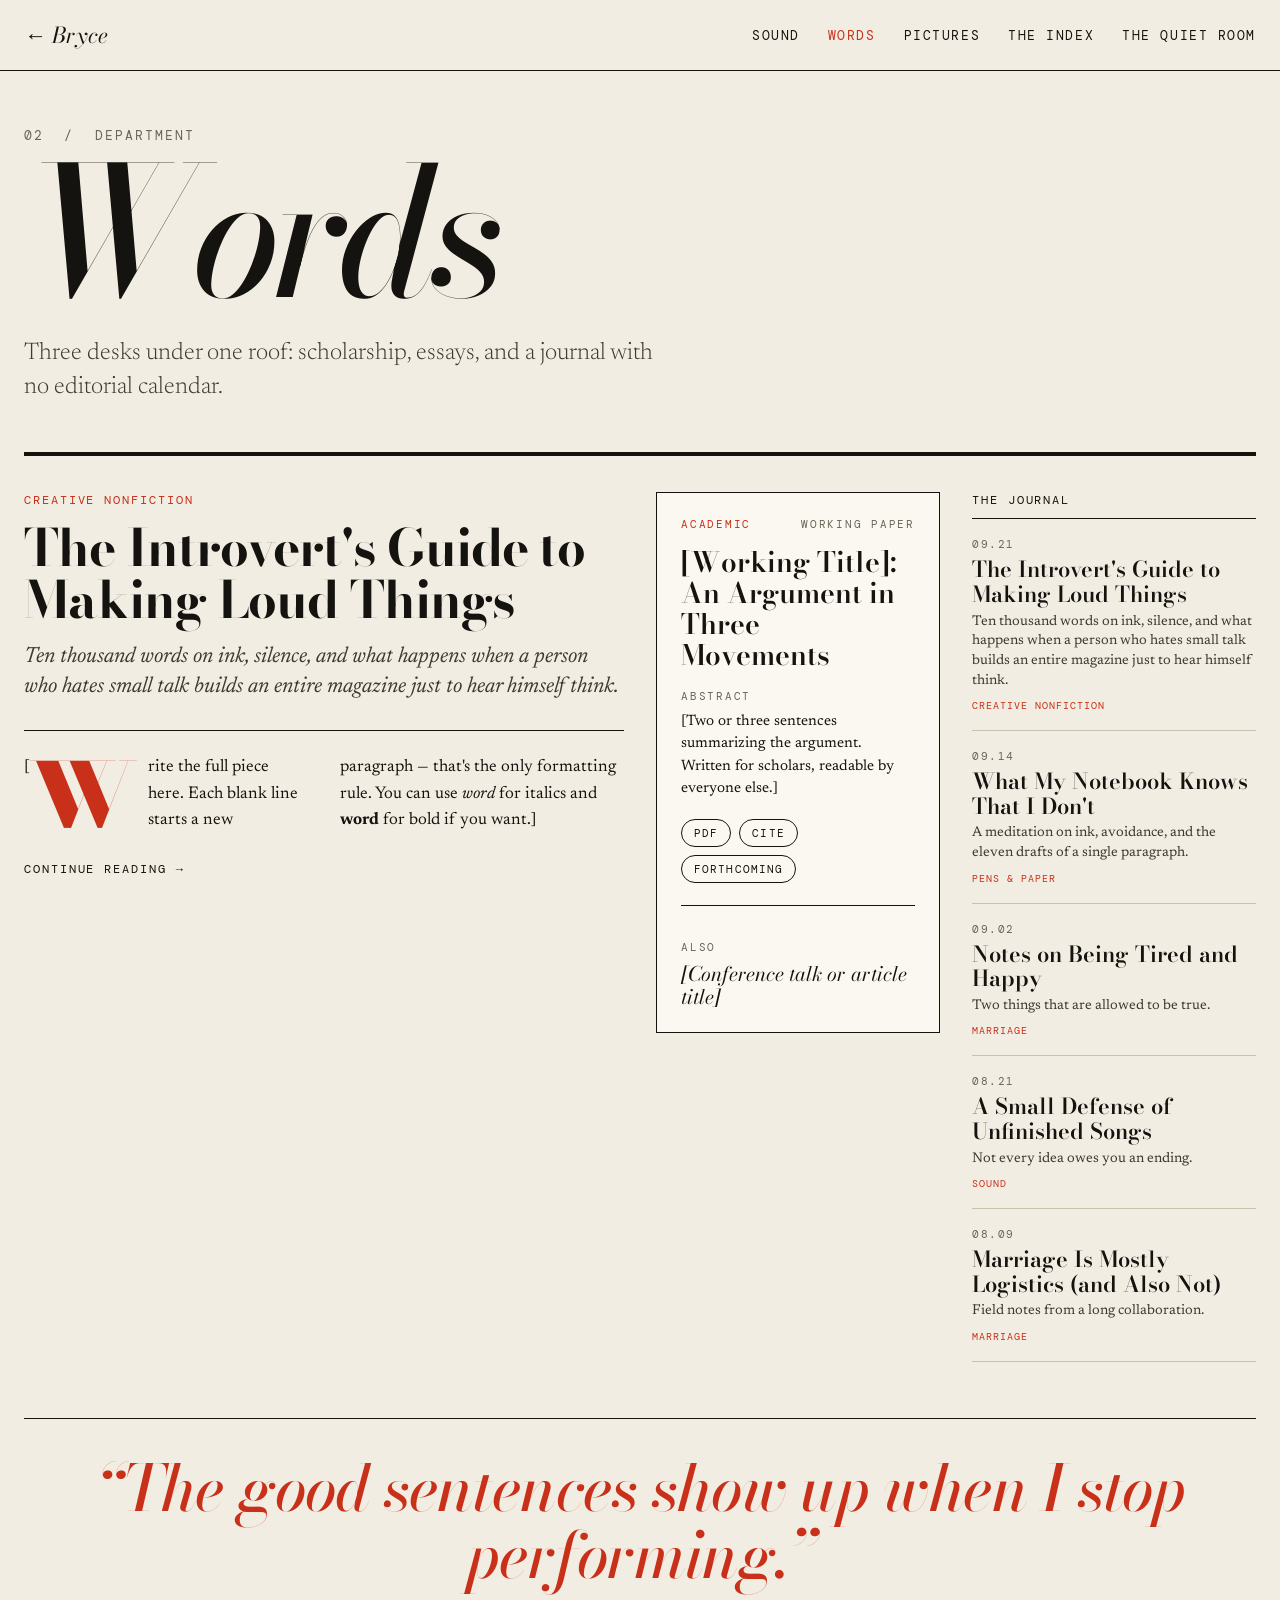
<file: words.html>
<!doctype html>
<html lang="en">
<head>
<meta charset="utf-8">
<meta name="viewport" content="width=device-width, initial-scale=1">
<title>Bryce — Words</title>
<link rel="preconnect" href="https://fonts.googleapis.com">
<link rel="preconnect" href="https://fonts.gstatic.com" crossorigin>
<link rel="stylesheet" href="https://fonts.googleapis.com/css2?family=Bodoni+Moda:ital,opsz,wght@0,6..96,400..900;1,6..96,400..900&family=DM+Mono:wght@400;500&family=Newsreader:ital,opsz,wght@0,6..72,300..700;1,6..72,300..700&display=swap">
<link rel="stylesheet" href="css/style.css">
</head>
<body>

<nav class="nav">
  <a class="nav-home" href="index.html#top">← Bryce</a>
  <div class="nav-links">
    <a href="sound.html">Sound</a>
    <a class="nav-current" href="words.html">Words</a>
    <a href="pictures.html">Pictures</a>
    <a href="the-index.html">The Index</a>
    <a href="quiet-room.html">The Quiet Room</a>
  </div>
</nav>

<header class="dept-hero wrap">
  <div class="dept-eyebrow">02 &nbsp;/&nbsp; Department</div>
  <h1>Words</h1>
  <p>Three desks under one roof: scholarship, essays, and a journal with no editorial calendar.</p>
</header>

<section class="words-grid wrap">
  <div class="words-cols">
    <article class="feature">
      <div class="feature-kicker" id="feature-kicker">From the journal</div>
      <h2 id="feature-title">—</h2>
      <p class="deck" id="feature-deck"></p>
      <div class="feature-body" id="feature-body"></div>
      <a class="lnk" id="feature-cta" href="#" style="display:inline-block;margin-top:20px;font-family:var(--mono);font-size:12px;letter-spacing:0.16em;text-transform:uppercase;">Continue reading →</a>
    </article>

    <aside class="academic">
      <div class="academic-head"><span class="cat">Academic</span><span class="meta">Working paper</span></div>
      <h3>[Working Title]: An Argument in Three Movements</h3>
      <div class="lbl">Abstract</div>
      <p>[Two or three sentences summarizing the argument. Written for scholars, readable by everyone else.]</p>
      <div class="chips"><span>PDF</span><span>Cite</span><span>Forthcoming</span></div>
      <div class="academic-also">
        <div class="lbl">Also</div>
        <div style="margin-top:8px;font-family:var(--display);font-size:20px;line-height:1.15;font-style:italic;">[Conference talk or article title]</div>
      </div>
    </aside>

    <div class="journal">
      <div class="journal-head">The journal</div>
      <div id="journal-list"></div>
    </div>
  </div>

  <div class="pull-quote"><p>“The good sentences show up when I stop performing.”</p></div>
</section>

<script src="js/script.js"></script>
<script>
  loadJournal('journal-list');
  loadFeature({
    kickerId: 'feature-kicker',
    titleId: 'feature-title',
    deckId: 'feature-deck',
    bodyId: 'feature-body',
    ctaId: 'feature-cta'
  });
</script>
</body>
</html>
</file>
<file: css/style.css>
/* ============================================================
   Bryce — shared stylesheet
   One file, used by every page. Edit here to change the look
   of the whole site at once.
   ============================================================ */

:root {
  --paper: #F2EDE2;
  --paper-dark: #E3DBC9;
  --ink: #15130F;
  --ink-soft: #3E3A31;
  --ink-mute: #6B6558;
  --rule: #15130F;
  --accent: #C8301A;
  --blue: #2437C8;
  --cream-card: #FBF8F1;
  --dark-bg: #15130F;
  --dark-card: #26221B;
  --dark-row: #2B261E;
  --dark-text: #F2EDE2;
  --dark-mute: #A59F90;
  --dark-rule: #4A443A;

  --serif: 'Newsreader', Georgia, serif;
  --display: 'Bodoni Moda', serif;
  --mono: 'DM Mono', monospace;
}

* { box-sizing: border-box; }

html {
  scroll-behavior: smooth;
  scroll-padding-top: env(safe-area-inset-top, 0px);
}

body {
  margin: 0;
  background: var(--paper);
  color: var(--ink);
  font-family: var(--serif);
  -webkit-font-smoothing: antialiased;
}

a { color: inherit; text-decoration: none; }
a:focus-visible, button:focus-visible, input:focus-visible {
  outline: 3px solid var(--blue);
  outline-offset: 3px;
}

@media (prefers-reduced-motion: reduce) {
  html { scroll-behavior: auto; }
  * { animation-duration: 0.01ms !important; animation-iteration-count: 1 !important; }
}

.wrap { max-width: 1440px; margin: 0 auto; }

/* ---------- Ticker ---------- */
.ticker {
  background: var(--dark-bg);
  color: var(--dark-text);
  height: 40px;
  overflow: hidden;
  display: flex;
  align-items: center;
  font-family: var(--mono);
  font-size: 12px;
  letter-spacing: 0.14em;
  text-transform: uppercase;
}
.ticker-track {
  display: flex;
  width: max-content;
  animation: tick 70s linear infinite;
}
.ticker-track span { white-space: nowrap; padding: 0 28px; }
.ticker-track span::after { content: "/"; padding-left: 56px; color: var(--dark-mute); }
@keyframes tick { from { transform: translateX(0); } to { transform: translateX(-50%); } }

/* ---------- Nav ---------- */
.nav {
  position: relative;
  z-index: 10;
  background: var(--paper);
  display: flex;
  justify-content: space-between;
  align-items: center;
  padding: 18px 24px;
  border-bottom: 1px solid var(--rule);
  font-family: var(--mono);
  font-size: 13px;
  letter-spacing: 0.12em;
  text-transform: uppercase;
  flex-wrap: wrap;
  gap: 12px;
}
.nav-home {
  font-family: var(--display);
  font-style: italic;
  font-size: 22px;
  letter-spacing: 0;
  text-transform: none;
}
.nav-links { display: flex; gap: 28px; flex-wrap: wrap; }
.nav a:hover,
.lnk:hover { text-decoration: underline; text-underline-offset: 5px; text-decoration-thickness: 2px; }
.nav-current { color: var(--accent); }
.nav-subscribe {
  display: flex;
  align-items: center;
  min-height: 44px;
  padding: 0 20px;
  border: 1.5px solid var(--rule);
  border-radius: 999px;
}

/* dark-section nav variant */
.nav--dark { background: transparent; border-bottom-color: rgba(242,237,226,0.3); color: var(--dark-text); }
.nav--dark .nav-current { text-decoration: underline; text-underline-offset: 5px; color: var(--dark-text); }

/* ---------- Masthead (home only) ---------- */
.masthead {
  position: relative;
  padding: 28px 24px 0;
}
.masthead h1 {
  margin: 0 0 0 -4px;
  font-family: var(--display);
  font-weight: 900;
  font-variation-settings: 'opsz' 96;
  font-size: clamp(64px, 16vw, 340px);
  line-height: 0.82;
  letter-spacing: -0.045em;
  text-transform: uppercase;
}
.masthead-badge {
  position: absolute;
  top: 56px;
  right: 48px;
  width: 150px;
  height: 150px;
  border-radius: 50%;
  background: var(--accent);
  color: var(--cream-card);
  display: flex;
  align-items: center;
  justify-content: center;
  text-align: center;
  transform: rotate(9deg);
  font-family: var(--mono);
  font-weight: 500;
  font-size: 11px;
  letter-spacing: 0.14em;
  line-height: 1.6;
  text-transform: uppercase;
}
.masthead-bar {
  margin-top: 28px;
  display: flex;
  justify-content: space-between;
  align-items: center;
  flex-wrap: wrap;
  gap: 8px;
  padding: 12px 0;
  border-top: 4px solid var(--rule);
  border-bottom: 1px solid var(--rule);
  font-family: var(--mono);
  font-size: 12px;
  letter-spacing: 0.14em;
  text-transform: uppercase;
}

/* ---------- Department hero (section pages) ---------- */
.dept-hero { padding: 56px 24px 0; }
.dept-eyebrow {
  font-family: var(--mono);
  font-size: 13px;
  letter-spacing: 0.16em;
  text-transform: uppercase;
  color: var(--ink-mute);
}
.dept-hero h1 {
  margin: 8px 0 0 -4px;
  font-family: var(--display);
  font-style: italic;
  font-weight: 500;
  font-variation-settings: 'opsz' 96;
  font-size: clamp(56px, 14vw, 230px);
  line-height: 0.9;
  letter-spacing: -0.04em;
}
.dept-hero p {
  margin: 24px 0 0;
  max-width: 640px;
  font-size: clamp(18px, 2.4vw, 24px);
  line-height: 1.4;
  font-weight: 300;
  color: var(--ink-soft);
}
.section-link { display: block; text-decoration: none; color: inherit; }

/* ---------- Cover story ---------- */
.cover {
  padding: 48px 24px 72px;
  display: grid;
  grid-template-columns: repeat(12, minmax(0,1fr));
  gap: 32px;
  align-items: start;
}
.cover-text { grid-column: 1 / span 7; padding-top: 8px; }
.cover-kicker { font-family: var(--mono); font-size: 13px; letter-spacing: 0.16em; text-transform: uppercase; color: var(--accent); }
.cover-text h2 {
  margin: 18px 0 0;
  font-family: var(--display);
  font-style: italic;
  font-weight: 600;
  font-variation-settings: 'opsz' 96;
  font-size: clamp(36px, 6vw, 112px);
  line-height: 0.92;
  letter-spacing: -0.025em;
}
.cover-deck { margin: 28px 0 0; max-width: 620px; font-size: clamp(17px, 2vw, 26px); line-height: 1.35; font-weight: 300; }
.cover-meta { margin-top: 28px; display: flex; flex-wrap: wrap; align-items: center; gap: 20px; font-family: var(--mono); font-size: 12px; letter-spacing: 0.14em; text-transform: uppercase; }
.cover-meta .muted { color: var(--ink-mute); }
.cover-cta { display: inline-flex; align-items: center; gap: 12px; margin-top: 32px; min-height: 48px; font-family: var(--display); font-size: clamp(18px, 2.4vw, 28px); font-style: italic; border-bottom: 2px solid var(--rule); }
.cover-art { grid-column: 8 / span 5; position: relative; }
.cover-photo { display: block; width: 100%; height: 660px; object-fit: cover; outline: 1px solid rgba(242,237,226,0.4); outline-offset: -16px; }
.cover-sticker {
  position: absolute; left: -40px; bottom: 48px; width: 220px;
  padding: 20px 22px; background: var(--accent); color: var(--cream-card);
  transform: rotate(-3deg);
}
.cover-sticker .label { font-family: var(--mono); font-size: 11px; letter-spacing: 0.16em; text-transform: uppercase; }
.cover-sticker .title { margin-top: 8px; font-family: var(--display); font-style: italic; font-size: 24px; line-height: 1.1; }
.cover-caption { margin-top: 14px; font-family: var(--mono); font-size: 11px; letter-spacing: 0.1em; text-transform: uppercase; color: var(--ink-mute); }

/* ---------- Contents list ---------- */
.contents { padding: 0 24px 88px; }
.contents-head {
  display: flex; justify-content: space-between; align-items: baseline; flex-wrap: wrap; gap: 8px;
  padding: 14px 0; border-top: 4px solid var(--rule); border-bottom: 1px solid var(--rule);
  font-family: var(--mono); font-size: 12px; letter-spacing: 0.16em; text-transform: uppercase;
}
.contents-head .muted { color: var(--ink-mute); }
.contents-grid {
  margin-top: 32px; display: grid;
  grid-template-columns: repeat(5, minmax(0,1fr));
  gap: 28px;
}
.contents-item .n { font-family: var(--display); font-style: italic; font-weight: 500; font-size: 56px; line-height: 1; color: var(--accent); }
.contents-item .t { margin-top: 10px; font-family: var(--display); font-weight: 700; font-size: 22px; line-height: 1.1; }
.contents-item p { margin: 8px 0 0; font-size: 15px; line-height: 1.4; color: var(--ink-soft); }

/* ---------- Dark sections (Sound) ---------- */
.dark { background: var(--dark-bg); color: var(--dark-text); }
.sound-section { padding: 64px 24px 88px; display: grid; grid-template-columns: repeat(12, minmax(0,1fr)); gap: 32px; align-items: start; }
.sound-main { grid-column: 1 / span 7; }
.sound-side { grid-column: 9 / span 4; padding-top: 48px; }

.keyboard { width: 100%; max-width: 700px; display: block; margin-top: 24px; }

.player {
  margin-top: 32px; max-width: 900px; padding: 24px; background: var(--dark-card);
  display: flex; align-items: center; gap: 24px;
}
.player-btn {
  flex: none; width: 64px; height: 64px; border-radius: 50%; border: 0; background: var(--dark-text);
  display: flex; align-items: center; justify-content: center; cursor: pointer;
}
.player-info { flex-grow: 1; min-width: 0; }
.player-row { display: flex; justify-content: space-between; align-items: baseline; gap: 16px; flex-wrap: wrap; }
.player-title { font-family: var(--display); font-style: italic; font-size: clamp(22px, 3vw, 32px); line-height: 1.1; }
.player-tag { font-family: var(--mono); font-size: 11px; letter-spacing: 0.14em; text-transform: uppercase; color: var(--dark-mute); white-space: nowrap; }
.player-bars { margin-top: 16px; display: flex; align-items: center; gap: 3px; height: 56px; }
.player-bars div { flex: 1; border-radius: 2px; background: #6E6759; }
.player-note { margin-top: 12px; font-family: var(--mono); font-size: 11px; letter-spacing: 0.12em; text-transform: uppercase; color: var(--dark-mute); }

.track-list-head { display: flex; justify-content: space-between; padding-bottom: 14px; font-family: var(--mono); font-size: 12px; letter-spacing: 0.16em; text-transform: uppercase; color: var(--dark-mute); flex-wrap: wrap; gap: 8px; }
.track-row {
  display: grid; grid-template-columns: 40px minmax(0,1fr); row-gap: 6px; column-gap: 12px; align-items: baseline;
  width: 100%; box-sizing: border-box; padding: 20px 16px; border: 0; border-top: 1px solid var(--dark-rule);
  text-align: left; cursor: pointer; font-family: var(--display); background: transparent; color: var(--dark-mute);
}
.track-row.active { background: var(--dark-row); color: var(--dark-text); }
.track-row .n { font-family: var(--mono); font-size: 12px; letter-spacing: 0.1em; }
.track-row .t { font-style: italic; font-size: clamp(20px, 2.6vw, 32px); line-height: 1.1; }
.track-row .tag { grid-column: 2; font-family: var(--mono); font-size: 11px; letter-spacing: 0.12em; text-transform: uppercase; }
.track-foot { margin-top: 22px; }

/* ---------- Words layout ---------- */
.words-grid { padding: 48px 24px 0; }
.words-cols { padding-top: 36px; border-top: 4px solid var(--rule); display: grid; grid-template-columns: repeat(12, minmax(0,1fr)); gap: 32px; align-items: start; }
.feature { grid-column: 1 / span 6; }
.feature-kicker { font-family: var(--mono); font-size: 12px; letter-spacing: 0.16em; text-transform: uppercase; color: var(--accent); }
.feature h2 { margin: 14px 0 0; font-family: var(--display); font-weight: 700; font-variation-settings: 'opsz' 96; font-size: clamp(30px, 4vw, 60px); line-height: 1; letter-spacing: -0.02em; }
.feature .deck { margin: 18px 0 0; font-size: clamp(16px, 2vw, 22px); line-height: 1.35; font-style: italic; color: var(--ink-soft); }
.feature-body { margin-top: 28px; padding-top: 24px; border-top: 1px solid var(--rule); column-count: 2; column-gap: 32px; font-size: 17px; line-height: 1.55; }
.feature-body p { margin: 0 0 14px; }
.dropcap { font-family: var(--display); font-weight: 900; font-size: 5.2em; float: left; line-height: 0.78; padding: 6px 10px 0 0; color: var(--accent); }
.dropcap-lead { font-family: var(--serif); font-weight: 400; font-size: 0.19em; vertical-align: top; color: var(--ink); }

.academic { grid-column: 7 / span 3; background: var(--cream-card); border: 1.5px solid var(--rule); padding: 24px; }
.academic-head { display: flex; justify-content: space-between; font-family: var(--mono); font-size: 11px; letter-spacing: 0.16em; text-transform: uppercase; }
.academic-head .cat { color: var(--accent); }
.academic-head .meta { color: var(--ink-mute); }
.academic h3 { margin: 16px 0 0; font-family: var(--display); font-weight: 600; font-size: 28px; line-height: 1.1; }
.academic .lbl { margin-top: 18px; font-family: var(--mono); font-size: 11px; letter-spacing: 0.16em; text-transform: uppercase; color: var(--ink-mute); }
.academic p { margin: 8px 0 0; font-size: 15px; line-height: 1.5; }
.chips { margin-top: 18px; display: flex; flex-wrap: wrap; gap: 8px; font-family: var(--mono); font-size: 11px; letter-spacing: 0.1em; text-transform: uppercase; }
.chips span { padding: 6px 12px; border: 1px solid var(--rule); border-radius: 999px; }
.academic-also { margin-top: 22px; padding-top: 16px; border-top: 1px solid var(--rule); }

.journal { grid-column: 10 / span 3; }
.journal-head { padding-bottom: 10px; border-bottom: 1.5px solid var(--rule); font-family: var(--mono); font-size: 12px; letter-spacing: 0.16em; text-transform: uppercase; }
.journal-entry { display: block; padding: 18px 0; border-bottom: 1px solid #C9C0AD; }
.journal-entry .date { font-family: var(--mono); font-size: 11px; letter-spacing: 0.14em; color: var(--ink-mute); }
.journal-entry .t { margin-top: 6px; font-family: var(--display); font-weight: 600; font-size: 22px; line-height: 1.12; }
.journal-entry .line { margin-top: 6px; font-size: 14px; line-height: 1.4; color: var(--ink-soft); }
.journal-entry .tag { margin-top: 8px; font-family: var(--mono); font-size: 10px; letter-spacing: 0.1em; text-transform: uppercase; color: var(--accent); }
.journal-empty { padding: 18px 0; font-size: 14px; color: var(--ink-mute); }

.pull-quote { margin-top: 56px; padding: 36px 24px; border-top: 1px solid var(--rule); border-bottom: 1px solid var(--rule); text-align: center; }
.pull-quote p { margin: 0; font-family: var(--display); font-style: italic; font-weight: 500; font-variation-settings: 'opsz' 96; font-size: clamp(28px, 5vw, 88px); line-height: 1.05; letter-spacing: -0.025em; color: var(--accent); }

/* ---------- Full post page ---------- */
.post-wrap { padding: 48px 24px 96px; }
.post-head { max-width: 680px; }
.post-head .kicker { font-family: var(--mono); font-size: 12px; letter-spacing: 0.16em; text-transform: uppercase; color: var(--accent); }
.post-head h1 { margin: 14px 0 0; font-family: var(--display); font-weight: 700; font-variation-settings: 'opsz' 96; font-size: clamp(32px, 5vw, 56px); line-height: 1.05; letter-spacing: -0.02em; }
.post-head .deck { margin: 16px 0 0; font-size: 20px; line-height: 1.4; font-style: italic; color: var(--ink-soft); }
.post-head .date { margin-top: 18px; font-family: var(--mono); font-size: 12px; letter-spacing: 0.12em; text-transform: uppercase; color: var(--ink-mute); }
.post-body { max-width: 680px; margin-top: 32px; padding-top: 28px; border-top: 1px solid var(--rule); font-size: 18px; line-height: 1.65; }
.post-body p { margin: 0 0 20px; }

/* ---------- Pictures ---------- */
.pictures-wrap { background: var(--paper-dark); }
.mosaic {
  padding: 40px 24px 0; display: grid;
  grid-template-columns: repeat(12, minmax(0,1fr));
  grid-auto-rows: 90px;
  gap: 14px;
}
.mosaic figure { margin: 0; position: relative; outline: 1px solid rgba(21,19,15,0.3); outline-offset: -12px; }
.mosaic figcaption { position: absolute; left: 22px; bottom: 20px; right: 22px; }
.mosaic figcaption .pl { font-family: var(--mono); font-size: 11px; letter-spacing: 0.16em; }
.mosaic figcaption .cap { margin-top: 4px; font-family: var(--display); font-style: italic; font-size: 20px; line-height: 1.1; }
.on-light { color: var(--ink); }
.on-dark { color: var(--dark-text); }

.contact-sheet { padding: 48px 24px 88px; }
.contact-sheet .frame { background: var(--dark-bg); padding: 12px 16px 14px; }
.sprocket { height: 9px; background: repeating-linear-gradient(90deg, var(--paper-dark) 0 10px, transparent 10px 24px); opacity: 0.9; }
.contact-strip { margin: 10px 0; display: flex; gap: 10px; overflow-x: auto; }
.contact-strip .shot { flex: 1 0 90px; height: 100px; position: relative; min-width: 90px; }
.contact-strip .shot span { position: absolute; left: 6px; bottom: 6px; font-family: var(--mono); font-size: 10px; letter-spacing: 0.1em; color: var(--dark-text); }
.contact-foot { margin-top: 14px; font-family: var(--mono); font-size: 12px; letter-spacing: 0.14em; text-transform: uppercase; color: var(--ink-mute); }

/* ---------- The Index ---------- */
.index-rows { padding: 40px 24px 0; }
.index-rows .list { border-bottom: 1px solid var(--rule); }
.index-row {
  display: grid; grid-template-columns: 70px minmax(0,1fr) 1fr 36px; align-items: center; column-gap: 16px;
  padding: 22px 16px; border-top: 1px solid var(--rule); transition: background .2s, color .2s;
}
.index-row:hover { background: var(--dark-bg); color: var(--dark-text); }
.index-row:hover .arrow { transform: translateX(10px); }
.index-row .n { font-family: var(--mono); font-size: 13px; letter-spacing: 0.14em; }
.index-row .name { font-family: var(--display); font-weight: 600; font-variation-settings: 'opsz' 96; font-size: clamp(32px, 5vw, 80px); line-height: 1; letter-spacing: -0.025em; }
.index-row .line { font-family: var(--mono); font-size: 12px; letter-spacing: 0.1em; text-transform: uppercase; line-height: 1.6; }
.index-row .arrow { transition: transform .2s; justify-self: end; }

.desk-reports { padding: 48px 24px 88px; display: grid; grid-template-columns: repeat(2, minmax(0,1fr)); gap: 24px; }
.desk-card { padding: 30px; }
.desk-card.red { background: var(--accent); color: var(--cream-card); }
.desk-card.dark { background: var(--dark-bg); color: var(--dark-text); }
.desk-card .lbl { font-family: var(--mono); font-size: 12px; letter-spacing: 0.16em; text-transform: uppercase; }
.desk-card .big { margin-top: 18px; font-family: var(--display); font-style: italic; font-size: clamp(32px, 4vw, 52px); line-height: 1; }
.desk-card p { margin-top: 12px; font-size: 18px; line-height: 1.4; }

/* ---------- Quiet Room ---------- */
.quiet-wrap { background: var(--blue); color: var(--dark-text); }
.quiet-hero { padding: 64px 24px 88px; display: grid; grid-template-columns: repeat(12, minmax(0,1fr)); gap: 32px; align-items: start; }
.quiet-text { grid-column: 1 / span 7; }
.quiet-text h1 { margin: 18px 0 0; font-family: var(--display); font-style: italic; font-weight: 600; font-variation-settings: 'opsz' 96; font-size: clamp(32px, 7vw, 124px); line-height: 0.94; letter-spacing: -0.03em; }
.quiet-text p.lede { margin: 28px 0 0; max-width: 580px; font-size: clamp(18px, 2.4vw, 26px); line-height: 1.4; font-weight: 300; }
.quiet-text .manifesto { margin-top: 32px; max-width: 580px; font-size: 18px; line-height: 1.6; }
.quiet-text .manifesto p { margin: 0 0 16px; }

.battery-card { grid-column: 9 / span 4; background: var(--paper); color: var(--ink); padding: 28px; transform: rotate(1.5deg); }
.battery-card .lbl { font-family: var(--mono); font-size: 12px; letter-spacing: 0.16em; text-transform: uppercase; }
.battery-pct { margin-top: 6px; font-family: var(--display); font-weight: 800; font-variation-settings: 'opsz' 96; font-size: 92px; line-height: 1; letter-spacing: -0.03em; }
.battery-segments { margin-top: 8px; display: flex; gap: 5px; }
.battery-segments div { flex: 1; height: 36px; border: 2px solid var(--rule); background: transparent; }
.battery-msg { margin-top: 14px; min-height: 48px; font-size: 18px; line-height: 1.3; font-style: italic; }
.battery-buttons { margin-top: 14px; display: flex; flex-direction: column; gap: 10px; }
.battery-buttons button {
  min-height: 46px; padding: 0 16px; border: 1.5px solid var(--rule); background: transparent; color: var(--rule);
  font-family: var(--mono); font-size: 12px; letter-spacing: 0.12em; text-transform: uppercase; text-align: left; cursor: pointer;
}
.battery-buttons button.fill { background: var(--rule); color: var(--paper); }

/* ---------- Subscribe + footer (home) ---------- */
.subscribe { padding: 72px 24px 0; }
.subscribe-grid { display: grid; grid-template-columns: repeat(12, minmax(0,1fr)); gap: 32px; align-items: end; }
.subscribe-text { grid-column: 1 / span 7; }
.subscribe-text .kicker { font-family: var(--mono); font-size: 13px; letter-spacing: 0.16em; text-transform: uppercase; color: var(--accent); }
.subscribe-text h2 { margin: 14px 0 0; font-family: var(--display); font-weight: 700; font-variation-settings: 'opsz' 96; font-size: clamp(30px, 5vw, 76px); line-height: 1.05; letter-spacing: -0.025em; }
.subscribe-form { grid-column: 9 / span 4; }
.subscribe-form label { display: block; font-family: var(--mono); font-size: 12px; letter-spacing: 0.16em; text-transform: uppercase; color: var(--ink-soft); }
.subscribe-form input { box-sizing: border-box; width: 100%; height: 48px; margin-top: 8px; padding: 0 14px; border: 1.5px solid var(--rule); background: var(--cream-card); font-family: var(--serif); font-size: 17px; color: var(--ink); }
.subscribe-form button { margin-top: 12px; width: 100%; min-height: 48px; border: 0; background: var(--rule); color: var(--paper); font-family: var(--mono); font-size: 13px; letter-spacing: 0.16em; text-transform: uppercase; cursor: pointer; }
.subscribe-note { margin-top: 10px; font-size: 13px; color: var(--ink-mute); }

.site-footer { margin-top: 64px; padding: 14px 24px; display: flex; justify-content: space-between; flex-wrap: wrap; gap: 8px; border-top: 4px solid var(--rule); font-family: var(--mono); font-size: 11px; letter-spacing: 0.14em; text-transform: uppercase; color: var(--ink-soft); }
.wordmark-strip { height: clamp(90px, 20vw, 290px); overflow: hidden; margin-left: -4px; }
.wordmark-strip div { white-space: nowrap; font-family: var(--display); font-weight: 900; font-variation-settings: 'opsz' 96; font-size: clamp(120px, 30vw, 440px); line-height: 0.86; letter-spacing: -0.045em; text-transform: uppercase; }

.simple-footer { padding: 48px 24px; text-align: center; font-family: var(--mono); font-size: 11px; letter-spacing: 0.14em; text-transform: uppercase; color: var(--ink-mute); }

/* ---------- Responsive ---------- */
@media (max-width: 900px) {
  .cover, .sound-section, .words-cols, .quiet-hero, .subscribe-grid { grid-template-columns: 1fr; }
  .cover-text, .cover-art, .sound-main, .sound-side,
  .feature, .academic, .journal,
  .quiet-text, .battery-card,
  .subscribe-text, .subscribe-form { grid-column: 1 / -1; }
  .feature-body { column-count: 1; }
  .cover-sticker { position: static; margin-top: 16px; transform: none; width: auto; }
  .cover-photo { height: 420px; }
  .contents-grid { grid-template-columns: repeat(2, minmax(0,1fr)); }
  .desk-reports { grid-template-columns: 1fr; }
  .index-row { grid-template-columns: 44px minmax(0,1fr) auto; }
  .index-row .line { display: none; }
  .mosaic { grid-auto-rows: 70px; }
}
@media (max-width: 560px) {
  .contents-grid { grid-template-columns: 1fr; }
  .nav-links { gap: 16px; }
}
</file>
